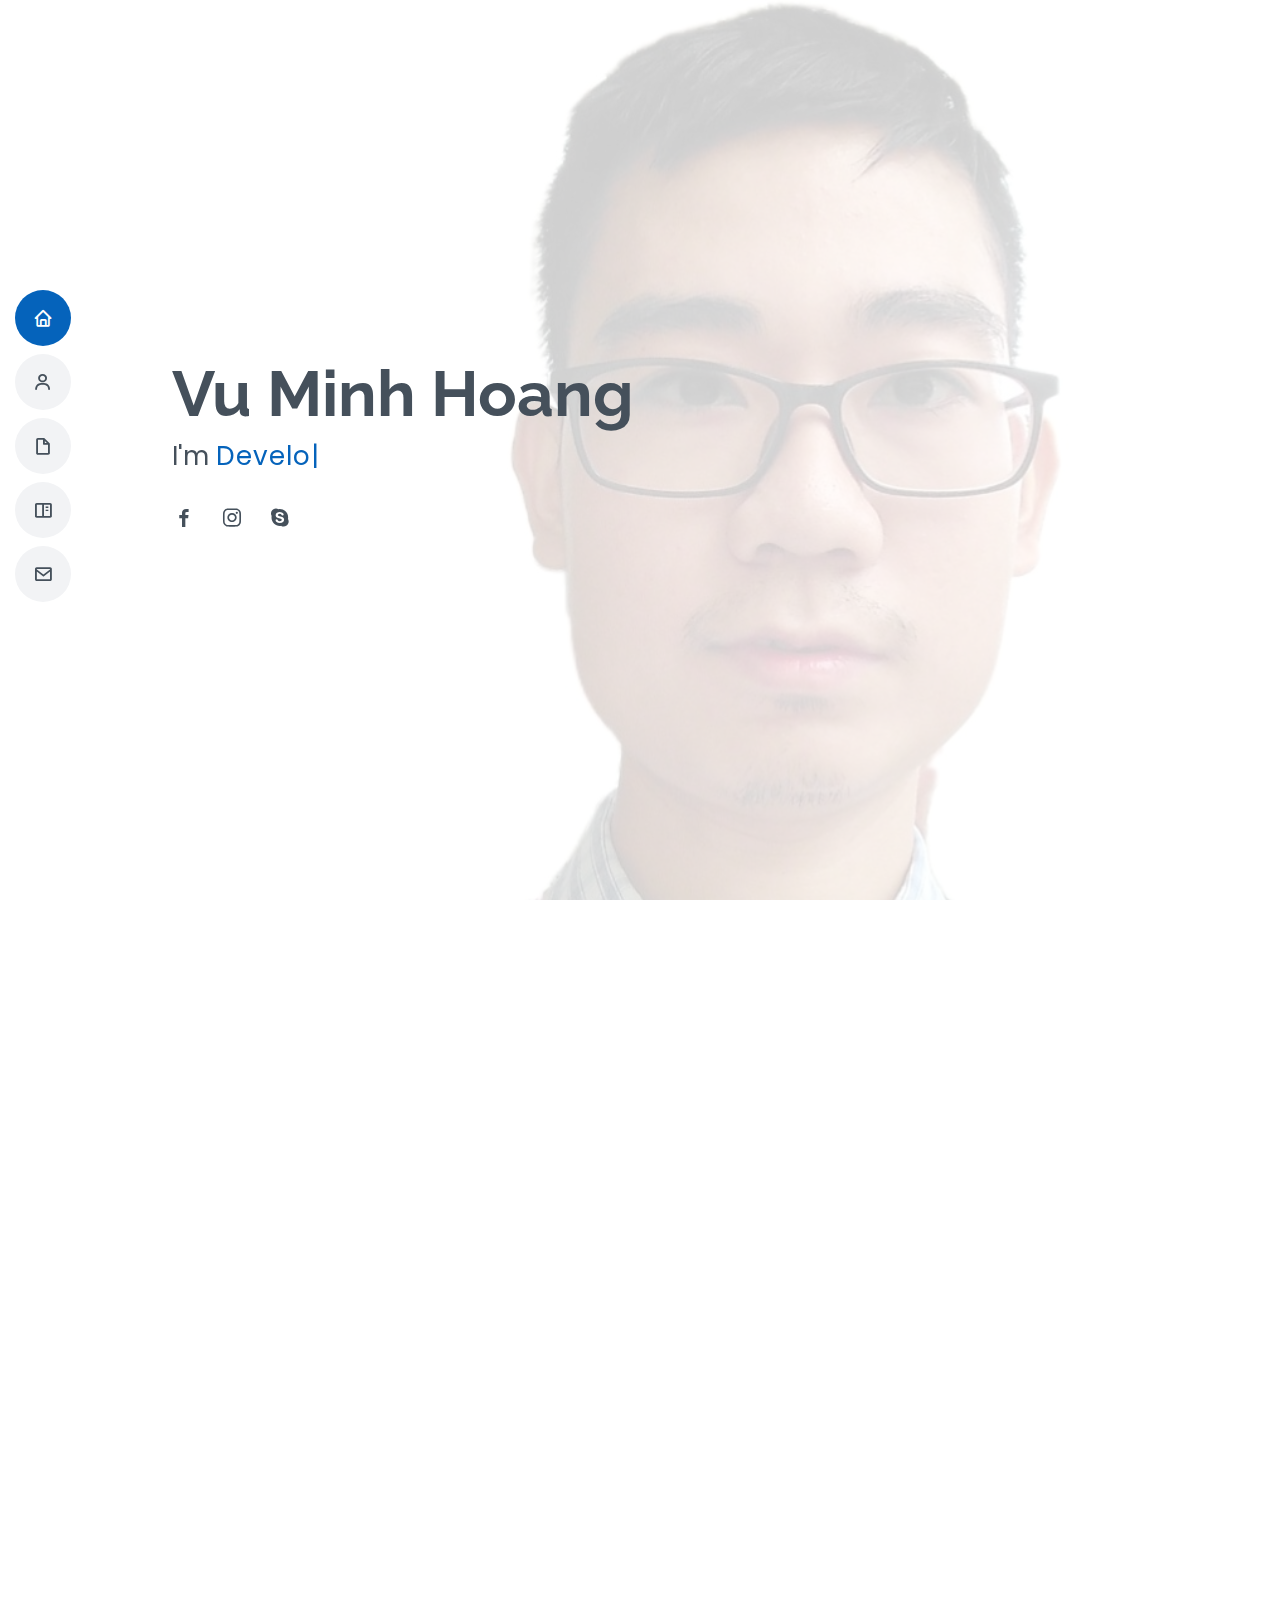
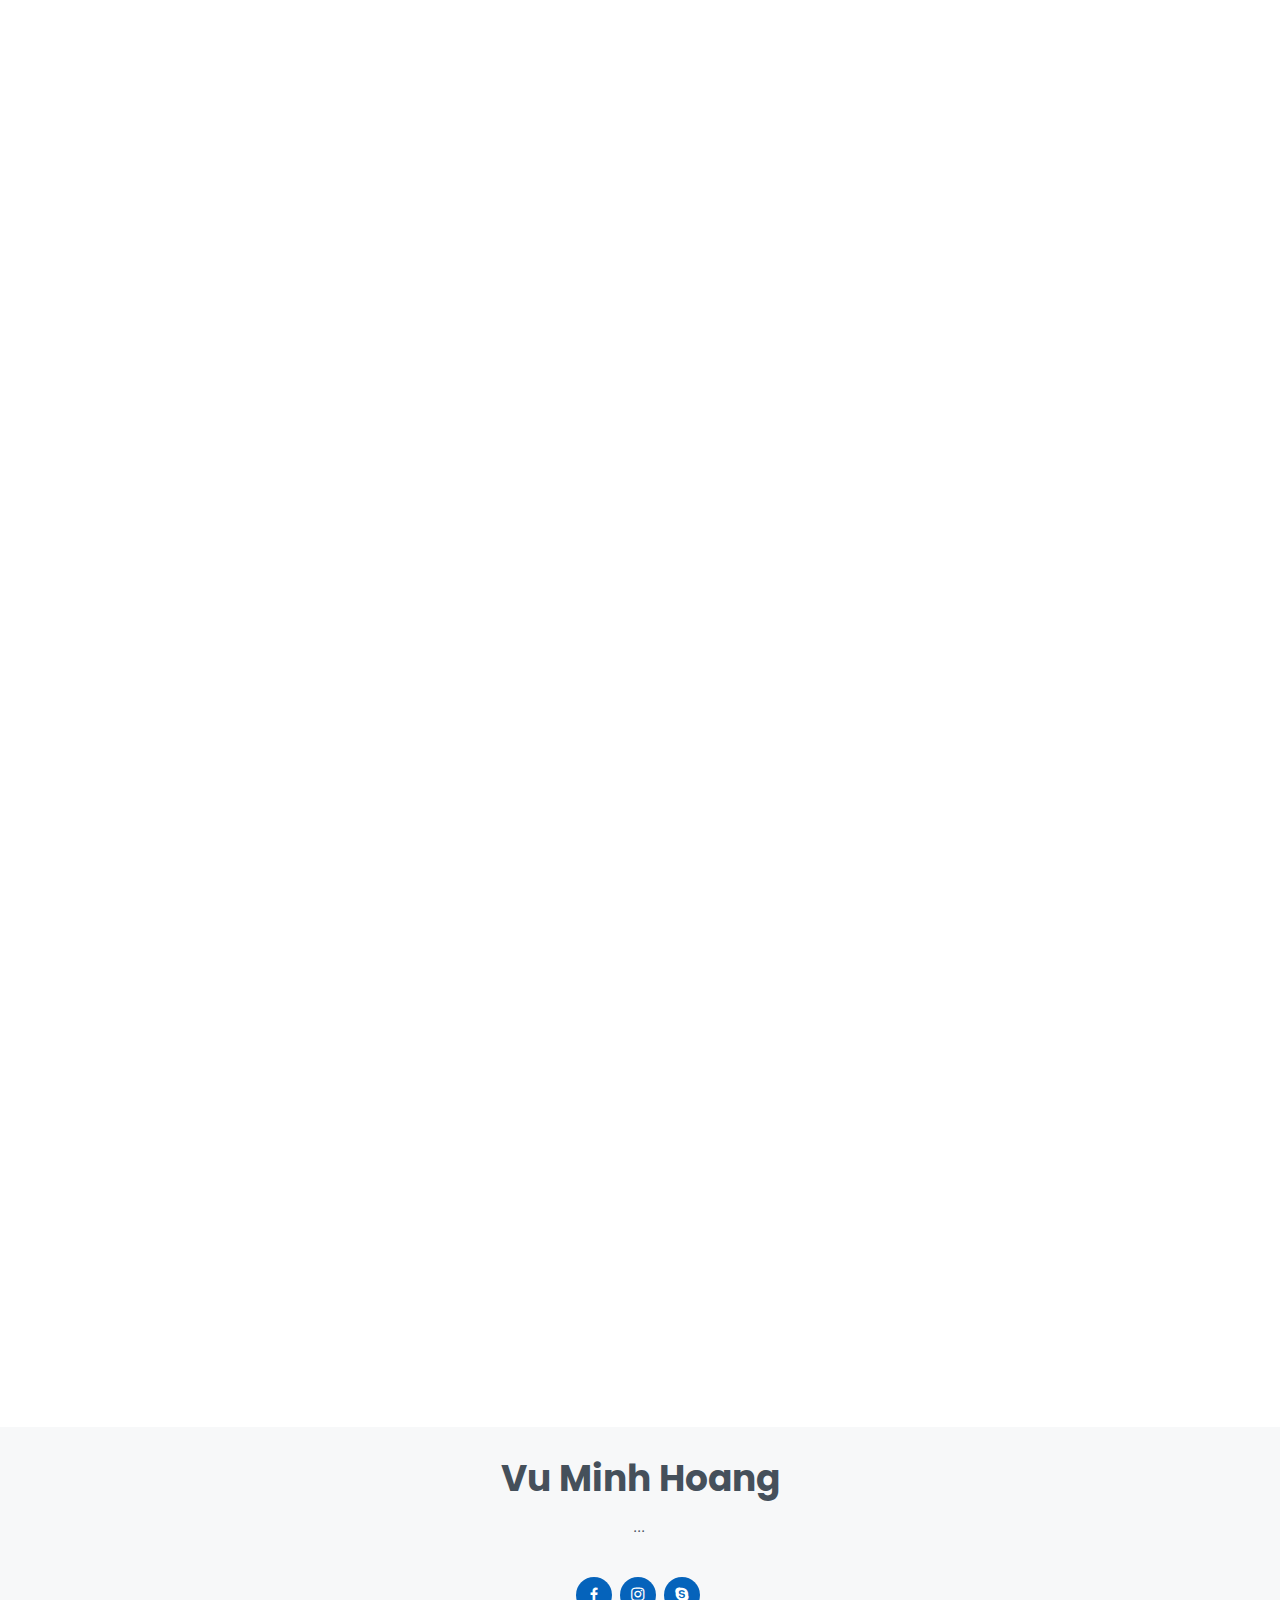
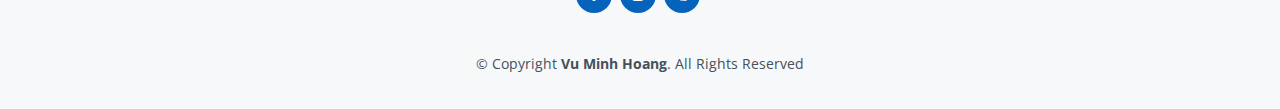
<file: index.html>
<!DOCTYPE html>
<html lang="en">

<head>
  <meta charset="utf-8">
  <meta content="width=device-width, initial-scale=1.0" name="viewport">

  <title>MyResume's Hoang</title>
  <meta content="" name="description">
  <meta content="" name="keywords">

  <!-- Favicons -->
  <link href="assets/img/favicon.png" rel="icon">
  <link href="assets/img/apple-touch-icon.png" rel="apple-touch-icon">

  <!-- Google Fonts -->
  <link href="https://fonts.googleapis.com/css?family=Open+Sans:300,300i,400,400i,600,600i,700,700i|Raleway:300,300i,400,400i,500,500i,600,600i,700,700i|Poppins:300,300i,400,400i,500,500i,600,600i,700,700i" rel="stylesheet">

  <!-- Vendor CSS Files -->
  <link href="assets/vendor/aos/aos.css" rel="stylesheet">
  <link href="assets/vendor/bootstrap/css/bootstrap.min.css" rel="stylesheet">
  <link href="assets/vendor/bootstrap-icons/bootstrap-icons.css" rel="stylesheet">
  <link href="assets/vendor/boxicons/css/boxicons.min.css" rel="stylesheet">
  <link href="assets/vendor/glightbox/css/glightbox.min.css" rel="stylesheet">
  <link href="assets/vendor/swiper/swiper-bundle.min.css" rel="stylesheet">

  <!-- Template Main CSS File -->
  <link href="assets/css/style.css" rel="stylesheet">

 
</head>

<body>

  <!-- ======= Mobile nav toggle button ======= -->
  <!-- <button type="button" class="mobile-nav-toggle d-xl-none"><i class="bi bi-list mobile-nav-toggle"></i></button> -->
  <i class="bi bi-list mobile-nav-toggle d-lg-none"></i>
  <!-- ======= Header ======= -->
  <header id="header" class="d-flex flex-column justify-content-center">

    <nav id="navbar" class="navbar nav-menu">
      <ul>
        <li><a href="#hero" class="nav-link scrollto active"><i class="bx bx-home"></i> <span>Home</span></a></li>
        <li><a href="#about" class="nav-link scrollto"><i class="bx bx-user"></i> <span>About</span></a></li>
        <li><a href="#resume" class="nav-link scrollto"><i class="bx bx-file-blank"></i> <span>Resume</span></a></li>
        <li><a href="#portfolio" class="nav-link scrollto"><i class="bx bx-book-content"></i> <span>Portfolio</span></a></li>
        <!-- <li><a href="#services" class="nav-link scrollto"><i class="bx bx-server"></i> <span>Services</span></a></li> -->
        <li><a href="#contact" class="nav-link scrollto"><i class="bx bx-envelope"></i> <span>Contact</span></a></li>
      </ul>
    </nav><!-- .nav-menu -->

  </header><!-- End Header -->

  <!-- ======= Hero Section ======= -->
  <section id="hero" class="d-flex flex-column justify-content-center">
    <div class="container" data-aos="zoom-in" data-aos-delay="100">
      <h1>Vu Minh Hoang</h1>
      <p>I'm <span class="typed" data-typed-items="Developer, Freelancer"></span></p>
      <div class="social-links">
        <a target="_blank" href="https://fb.com/hoangvip111" class="facebook"><i class="bx bxl-facebook"></i></a>
        <a target="_blank" href="https://www.instagram.com/minhhoangvu111" class="instagram"><i class="bx bxl-instagram"></i></a>
        <a target="_blank" href="https://join.skype.com/invite/muV7fyIPWlHe" class="skype"><i class="bx bxl-skype"></i></a>
        <!-- <a href="#" target="_blank" class="linkedin"><i class="bx bxl-linkedin"></i></a> -->
      </div>
    </div>
  </section><!-- End Hero -->

  <main id="main">

    <!-- ======= About Section ======= -->
    <section id="about" class="about">
      <div class="container" data-aos="fade-up">

        <div class="section-title">
          <h2>About</h2>
          <p>Strong web development and have
            experience more 3 years about PHP,
            wordpress web deployment. I hope to have the opportunity to
            collaborate with your company.</p>
        </div>

        <div class="row">
          <div class="col-lg-4">
            <img src="assets/img/profile-img.jpg" class="img-fluid" alt="">
          </div>
          <div class="col-lg-8 pt-4 pt-lg-0 content">
            <h3>Web Developer.</h3>
            <p class="fst-italic">
              Experienced in web development using Laravel framework PHP combined with MySQL database. Moreover, I have knowledge about SEO, Photoshop,AI,...
            </p>
            <div class="row">
              <div class="col-lg-6">
                <ul>
                  <li><i class="bi bi-chevron-right"></i> <strong>Birthday:</strong> <span>1 Nov 1994</span></li>
                  <li><i class="bi bi-chevron-right"></i> <strong>Website:</strong> <span>hoangvu11194.github.io</span></li>
                  <li><i class="bi bi-chevron-right"></i> <strong>Phone:</strong> <span>0773579554</span></li>
                  <li><i class="bi bi-chevron-right"></i> <strong>City:</strong> <span>Binh Tan, TP.HCM</span></li>
                </ul>
              </div>
              <div class="col-lg-6">
                <ul>
                  <li><i class="bi bi-chevron-right"></i> <strong>Age:</strong> <span>30</span></li>
                  <li><i class="bi bi-chevron-right"></i> <strong>Degree:</strong> <span>Bachelor</span></li>
                  <li><i class="bi bi-chevron-right"></i> <strong>Email:</strong> <span>minhhoangvu111@gmail.com</span></li>
                  <li><i class="bi bi-chevron-right"></i> <strong>Freelance:</strong> <span>Available</span></li>
                </ul>
              </div>
            </div>
            <p>
              Experience installing and setting up a WordPress website, know how to create a website using themes and plugins
            </p>
          </div>
        </div>

      </div>
    </section><!-- End About Section -->


    <!-- ======= Skills Section ======= -->
    <section id="skills" class="skills section-bg">
      <div class="container" data-aos="fade-up">

        <div class="section-title">
          <h2>Skills</h2>
          <!-- <p>...</p> -->
        </div>

        <div class="row skills-content">

          <div class="col-lg-6">

            <div class="progress">
              <span class="skill">HTML, CSS, JAVASCRIPT <i class="val">95%</i></span>
              <div class="progress-bar-wrap">
                <div class="progress-bar" role="progressbar" aria-valuenow="95" aria-valuemin="0" aria-valuemax="100"></div>
              </div>
            </div>

            <div class="progress">
              <span class="skill">.NET, C# <i class="val">90%</i></span>
              <div class="progress-bar-wrap">
                <div class="progress-bar" role="progressbar" aria-valuenow="90" aria-valuemin="0" aria-valuemax="100"></div>
              </div>
            </div>

            <div class="progress">
              <span class="skill">ANGULAR <i class="val">75%</i></span>
              <div class="progress-bar-wrap">
                <div class="progress-bar" role="progressbar" aria-valuenow="75" aria-valuemin="0" aria-valuemax="100"></div>
              </div>
            </div>

          </div>

          <div class="col-lg-6">

            <div class="progress">
              <span class="skill">PHP <i class="val">80%</i></span>
              <div class="progress-bar-wrap">
                <div class="progress-bar" role="progressbar" aria-valuenow="80" aria-valuemin="0" aria-valuemax="100"></div>
              </div>
            </div>

            <div class="progress">
              <span class="skill">WordPress/CMS <i class="val">90%</i></span>
              <div class="progress-bar-wrap">
                <div class="progress-bar" role="progressbar" aria-valuenow="90" aria-valuemin="0" aria-valuemax="100"></div>
              </div>
            </div>

            <div class="progress">
              <span class="skill">Photoshop <i class="val">55%</i></span>
              <div class="progress-bar-wrap">
                <div class="progress-bar" role="progressbar" aria-valuenow="55" aria-valuemin="0" aria-valuemax="100"></div>
              </div>
            </div>

          </div>

        </div>

      </div>
    </section><!-- End Skills Section -->

    <!-- ======= Resume Section ======= -->
    <section id="resume" class="resume">
      <div class="container" data-aos="fade-up">

        <div class="section-title">
          <h2>Resume</h2>
          <!-- <p>...</p> -->
        </div>

        <div class="row">
          <div class="col-lg-6">
            <h3 class="resume-title">Sumary</h3>
            <div class="resume-item pb-0">
              <h4>Vu Minh Hoang</h4>
              <p><em>Developer with 3+ years of experience developing user-centered. With the experiences and skills I have, I hope to have the opportunity to
                collaborate with your company</em></p>
              <ul>
                <li>Binh Tan, TP.HCM</li>
                <li>0773579554</li>
                <li>minhhoangvu111@gmail.com</li>
              </ul>
            </div>

            <h3 class="resume-title">Education</h3>
            <div class="resume-item">
              <h4>HUTECH UNIVERSITY</h4>
              <h5>2012 - 2016</h5>
              <p><em>Ho Chi Minh City University of Technology</em></p>
              <p>Degree: Good (SOFTWARE TECHNOLOGY)</p>
            </div>
            
          </div>
          <!-- <div class="col-lg-6">
            <h3 class="resume-title">Professional Experience</h3>
            <div class="resume-item">
              <h4>Senior Developer Web</h4>
              <h5>2019 - Present</h5>
              <p><em>GIC </em></p>
              <ul>
                <li>Develop angular for project manage agreement using Nodejs (back-end) ,
                  MongoDB (database) and angular 4 (front-end). I'm in charge of the front-end</li>
                <li>Delegate tasks to the 7 members of the design team and provide counsel on all aspects of the project. </li>
              
             
              </ul>
            </div>
            <div class="resume-item">
              <h4>Junior Developer Web</h4>
              <h5>11/2017 - 5/2019</h5>
              <p><em>DXC TECHNOLOGY</em></p>
              <ul>

                <li> Project: Bupa</li>
                <li>Technologies Used: Sharepoint Microsoft 365</li>
                <li>Recommended and consulted with clients on the most appropriate graphic design</li>
                <li>Created 4+ design presentations and proposals a month for clients and account managers</li>
                <li>
                  Responsibilities: Develop javascript, Power BI, CRM
                </li>
              </ul>
            </div>
          </div> -->
        </div>

      </div>
    </section><!-- End Resume Section -->

    <!-- ======= Portfolio Section ======= -->
    <section id="portfolio" class="portfolio section-bg">
      <div class="container" data-aos="fade-up">

        <div class="section-title">
          <h2>Portfolio</h2>
          <p>These are the projects that I am most excited about.   </p>
        </div>

        <div class="row">
          <div class="col-lg-12 d-flex justify-content-center" data-aos="fade-up" data-aos-delay="100">
            <ul id="portfolio-flters">
              <li data-filter="*" class="filter-active">All</li>
              <!-- <li data-filter=".filter-app">App</li>
              <li data-filter=".filter-card">Card</li>
              <li data-filter=".filter-web">Web</li> -->
            </ul>
          </div>
        </div>

        <div class="row portfolio-container" data-aos="fade-up" data-aos-delay="200">

          <div class="col-lg-4 col-md-6 portfolio-item filter-web">
            <div class="portfolio-wrap">
              <img src="assets/img/portfolio/portfolio-1.jpg" class="img-fluid" alt="">
              <div class="portfolio-info">
                <h4>Website shop ginger</h4>
                <p>This is ecommerce shop</p>
                <div class="portfolio-links">
                  <a href="assets/img/portfolio/portfolio-1.jpg" data-gallery="portfolioGallery" class="portfolio-lightbox" title="Website shop ginger"><i class="bx bx-plus"></i></a>
                  <!-- portfolio-details.html -->
                  <!-- <a href="portfolio-details.html" class="portfolio-details-lightbox" data-glightbox="type: external" title="Portfolio Details"><i class="bx bx-link"></i></a> -->
                </div>
              </div>
            </div>
          </div>

          <div class="col-lg-4 col-md-6 portfolio-item filter-web">
            <div class="portfolio-wrap">
              <img src="assets/img/portfolio/portfolio-2.jpg" class="img-fluid" alt="">
              <div class="portfolio-info">
                <h4>Web Homestay Madamtrang</h4>
                <p>This is web app about travel</p>
                <div class="portfolio-links">
                  <a href="assets/img/portfolio/portfolio-2.jpg" data-gallery="portfolioGallery" class="portfolio-lightbox" title="Web Homestay Madamtrang"><i class="bx bx-plus"></i></a>
                  <!-- <a href="portfolio-details.html" class="portfolio-details-lightbox" data-glightbox="type: external" title="Portfolio Details"><i class="bx bx-link"></i></a> -->
                </div>
              </div>
            </div>
          </div>

          <div class="col-lg-4 col-md-6 portfolio-item filter-web">
            <div class="portfolio-wrap">
              <img src="assets/img/portfolio/portfolio-3.jpg" class="img-fluid" alt="">
              <div class="portfolio-info">
                <h4>Website coolmay</h4>
                <p>This is ecommerce iOT shop</p>
                <div class="portfolio-links">
                  <a href="assets/img/portfolio/portfolio-3.jpg" data-gallery="portfolioGallery" class="portfolio-lightbox" title="Website coolmay"><i class="bx bx-plus"></i></a>
                  <!-- <a href="portfolio-details.html" class="portfolio-details-lightbox" data-glightbox="type: external" title="Portfolio Details"><i class="bx bx-link"></i></a> -->
                </div>
              </div>
            </div>
          </div>

          <div class="col-lg-4 col-md-6 portfolio-item filter-web">
            <div class="portfolio-wrap">
              <img src="assets/img/portfolio/portfolio-4.jpg" class="img-fluid" alt="">
              <div class="portfolio-info">
                <h4>Website management sensors</h4>
                <p>This is website combine software and hardware</p>
                <div class="portfolio-links">
                  <a href="assets/img/portfolio/portfolio-4.jpg" data-gallery="portfolioGallery" class="portfolio-lightbox" title="Website management sensors"><i class="bx bx-plus"></i></a>
                  <a href="portfolio-details.html" class="portfolio-details-lightbox" data-glightbox="type: external" title="Portfolio Details"><i class="bx bx-link"></i></a>
                </div>
              </div>
            </div>
          </div>

       
         

        </div>

      </div>
    </section><!-- End Portfolio Section -->

    <!-- ======= Services Section ======= -->
    <!-- <section id="services" class="services">
      <div class="container" data-aos="fade-up">

        <div class="section-title">
          <h2>Services</h2>
          <p>Magnam dolores commodi suscipit. Necessitatibus eius consequatur ex aliquid fuga eum quidem. Sit sint consectetur velit. Quisquam quos quisquam cupiditate. Et nemo qui impedit suscipit alias ea. Quia fugiat sit in iste officiis commodi quidem hic quas.</p>
        </div>

        <div class="row">

          <div class="col-lg-4 col-md-6 d-flex align-items-stretch" data-aos="zoom-in" data-aos-delay="100">
            <div class="icon-box iconbox-blue">
              <div class="icon">
                <svg width="100" height="100" viewBox="0 0 600 600" xmlns="http://www.w3.org/2000/svg">
                  <path stroke="none" stroke-width="0" fill="#f5f5f5" d="M300,521.0016835830174C376.1290562159157,517.8887921683347,466.0731472004068,529.7835943286574,510.70327084640275,468.03025145048787C554.3714126377745,407.6079735673963,508.03601936045806,328.9844924480964,491.2728898941984,256.3432110539036C474.5976632858925,184.082847569629,479.9380746630129,96.60480741107993,416.23090153303,58.64404602377083C348.86323505073057,18.502131276798302,261.93793281208167,40.57373210992963,193.5410806939664,78.93577620505333C130.42746243093433,114.334589627462,98.30271207620316,179.96522072025542,76.75703585869454,249.04625023123273C51.97151888228291,328.5150500222984,13.704378332031375,421.85034740162234,66.52175969318436,486.19268352777647C119.04800174914682,550.1803526380478,217.28368757567262,524.383925680826,300,521.0016835830174"></path>
                </svg>
                <i class="bx bxl-dribbble"></i>
              </div>
              <h4><a href="">Lorem Ipsum</a></h4>
              <p>Voluptatum deleniti atque corrupti quos dolores et quas molestias excepturi</p>
            </div>
          </div>

          <div class="col-lg-4 col-md-6 d-flex align-items-stretch mt-4 mt-md-0" data-aos="zoom-in" data-aos-delay="200">
            <div class="icon-box iconbox-orange ">
              <div class="icon">
                <svg width="100" height="100" viewBox="0 0 600 600" xmlns="http://www.w3.org/2000/svg">
                  <path stroke="none" stroke-width="0" fill="#f5f5f5" d="M300,582.0697525312426C382.5290701553225,586.8405444964366,449.9789794690241,525.3245884688669,502.5850820975895,461.55621195738473C556.606425686781,396.0723002908107,615.8543463187945,314.28637112970534,586.6730223649479,234.56875336149918C558.9533121215079,158.8439757836574,454.9685369536778,164.00468322053177,381.49747125262974,130.76875717737553C312.15926192815925,99.40240125094834,248.97055460311594,18.661163978235184,179.8680185752513,50.54337015887873C110.5421016452524,82.52863877960104,119.82277516462835,180.83849132639028,109.12597500060166,256.43424936330496C100.08760227029461,320.3096726198365,92.17705696193138,384.0621239912766,124.79988738764834,439.7174275375508C164.83382741302287,508.01625554203684,220.96474134820875,577.5009287672846,300,582.0697525312426"></path>
                </svg>
                <i class="bx bx-file"></i>
              </div>
              <h4><a href="">Sed Perspiciatis</a></h4>
              <p>Duis aute irure dolor in reprehenderit in voluptate velit esse cillum dolore</p>
            </div>
          </div>

          <div class="col-lg-4 col-md-6 d-flex align-items-stretch mt-4 mt-lg-0" data-aos="zoom-in" data-aos-delay="300">
            <div class="icon-box iconbox-pink">
              <div class="icon">
                <svg width="100" height="100" viewBox="0 0 600 600" xmlns="http://www.w3.org/2000/svg">
                  <path stroke="none" stroke-width="0" fill="#f5f5f5" d="M300,541.5067337569781C382.14930387511276,545.0595476570109,479.8736841581634,548.3450877840088,526.4010558755058,480.5488172755941C571.5218469581645,414.80211281144784,517.5187510058486,332.0715597781072,496.52539010469104,255.14436215662573C477.37192572678356,184.95920475031193,473.57363656557914,105.61284051026155,413.0603344069578,65.22779650032875C343.27470386102294,18.654635553484475,251.2091493199835,5.337323636656869,175.0934190732945,40.62881213300186C97.87086631185822,76.43348514350839,51.98124368387456,156.15599469081315,36.44837278890362,239.84606092416172C21.716077023791087,319.22268207091537,43.775223500013084,401.1760424656574,96.891909868211,461.97329694683043C147.22146801428983,519.5804099606455,223.5754009179313,538.201503339737,300,541.5067337569781"></path>
                </svg>
                <i class="bx bx-tachometer"></i>
              </div>
              <h4><a href="">Magni Dolores</a></h4>
              <p>Excepteur sint occaecat cupidatat non proident, sunt in culpa qui officia</p>
            </div>
          </div>

          <div class="col-lg-4 col-md-6 d-flex align-items-stretch mt-4" data-aos="zoom-in" data-aos-delay="100">
            <div class="icon-box iconbox-yellow">
              <div class="icon">
                <svg width="100" height="100" viewBox="0 0 600 600" xmlns="http://www.w3.org/2000/svg">
                  <path stroke="none" stroke-width="0" fill="#f5f5f5" d="M300,503.46388370962813C374.79870501325706,506.71871716319447,464.8034551963731,527.1746412648533,510.4981551193396,467.86667711651364C555.9287308511215,408.9015244558933,512.6030010748507,327.5744911775523,490.211057578863,256.5855673507754C471.097692560561,195.9906835881958,447.69079081568157,138.11976852964426,395.19560036434837,102.3242989838813C329.3053358748298,57.3949838291264,248.02791733380457,8.279543830951368,175.87071277845988,42.242879143198664C103.41431057327972,76.34704239035025,93.79494320519305,170.9812938413882,81.28167332365135,250.07896920659033C70.17666984294237,320.27484674793965,64.84698225790005,396.69656628748305,111.28512138212992,450.4950937839243C156.20124167950087,502.5303643271138,231.32542653798444,500.4755392045468,300,503.46388370962813"></path>
                </svg>
                <i class="bx bx-layer"></i>
              </div>
              <h4><a href="">Nemo Enim</a></h4>
              <p>At vero eos et accusamus et iusto odio dignissimos ducimus qui blanditiis</p>
            </div>
          </div>

          <div class="col-lg-4 col-md-6 d-flex align-items-stretch mt-4" data-aos="zoom-in" data-aos-delay="200">
            <div class="icon-box iconbox-red">
              <div class="icon">
                <svg width="100" height="100" viewBox="0 0 600 600" xmlns="http://www.w3.org/2000/svg">
                  <path stroke="none" stroke-width="0" fill="#f5f5f5" d="M300,532.3542879108572C369.38199826031484,532.3153073249985,429.10787420159085,491.63046689027357,474.5244479745417,439.17860296908856C522.8885846962883,383.3225815378663,569.1668002868075,314.3205725914397,550.7432151929288,242.7694973846089C532.6665558377875,172.5657663291529,456.2379748765914,142.6223662098291,390.3689995646985,112.34683881706744C326.66090330228417,83.06452184765237,258.84405631176094,53.51806209861945,193.32584062364296,78.48882559362697C121.61183558270385,105.82097193414197,62.805066853699245,167.19869350419734,48.57481801355237,242.6138429142374C34.843463184063346,315.3850353017275,76.69343916112496,383.4422959591041,125.22947124332185,439.3748458443577C170.7312796277747,491.8107796887764,230.57421082200815,532.3932930995766,300,532.3542879108572"></path>
                </svg>
                <i class="bx bx-slideshow"></i>
              </div>
              <h4><a href="">Dele Cardo</a></h4>
              <p>Quis consequatur saepe eligendi voluptatem consequatur dolor consequuntur</p>
            </div>
          </div>

          <div class="col-lg-4 col-md-6 d-flex align-items-stretch mt-4" data-aos="zoom-in" data-aos-delay="300">
            <div class="icon-box iconbox-teal">
              <div class="icon">
                <svg width="100" height="100" viewBox="0 0 600 600" xmlns="http://www.w3.org/2000/svg">
                  <path stroke="none" stroke-width="0" fill="#f5f5f5" d="M300,566.797414625762C385.7384707136149,576.1784315230908,478.7894351017131,552.8928747891023,531.9192734346935,484.94944893311C584.6109503024035,417.5663521118492,582.489472248146,322.67544863468447,553.9536738515405,242.03673114598146C529.1557734026468,171.96086150256528,465.24506316201064,127.66468636344209,395.9583748389544,100.7403814666027C334.2173773831606,76.7482773500951,269.4350130405921,84.62216499799875,207.1952322260088,107.2889140133804C132.92018162631612,134.33871894543012,41.79353780512637,160.00259165414826,22.644507872594943,236.69541883565114C3.319112789854554,314.0945973066697,72.72355303640163,379.243833228382,124.04198916343866,440.3218312028393C172.9286146004772,498.5055451809895,224.45579914871206,558.5317968840102,300,566.797414625762"></path>
                </svg>
                <i class="bx bx-arch"></i>
              </div>
              <h4><a href="">Divera Don</a></h4>
              <p>Modi nostrum vel laborum. Porro fugit error sit minus sapiente sit aspernatur</p>
            </div>
          </div>

        </div>

      </div>
    </section> -->
    
    <!-- End Services Section -->

    <!-- ======= Testimonials Section ======= -->
    <section id="testimonials" class="testimonials section-bg">
      <div class="container" data-aos="fade-up">

        <div class="section-title">
          <h2>Testimonials</h2>
        </div>

        <div class="testimonials-slider swiper" data-aos="fade-up" data-aos-delay="100">
          <div class="swiper-wrapper">

            <div class="swiper-slide">
              <div class="testimonial-item">
                <img src="assets/img/testimonials/testimonials-1.jpg" class="testimonial-img" alt="">
                <h3>Saul Goodman</h3>
                <h4>Ceo &amp; Founder</h4>
                <p>
                  <i class="bx bxs-quote-alt-left quote-icon-left"></i>
                  I would highly recommend you. They are great to work with. The traffic to our website has increased thanks to their SEO program.
                  <i class="bx bxs-quote-alt-right quote-icon-right"></i>
                </p>
              </div>
            </div><!-- End testimonial item -->

            <div class="swiper-slide">
              <div class="testimonial-item">
                <img src="assets/img/testimonials/testimonials-2.jpg" class="testimonial-img" alt="">
                <h3>Sara Wilsson</h3>
                <h4>Designer</h4>
                <p>
                  <i class="bx bxs-quote-alt-left quote-icon-left"></i>
                  We were very impressed with the all aspects of our new website. We would highly reccomend you to anyone looking to build a new website.
                  <i class="bx bxs-quote-alt-right quote-icon-right"></i>
                </p>
              </div>
            </div><!-- End testimonial item -->

            <div class="swiper-slide">
              <div class="testimonial-item">
                <img src="assets/img/testimonials/testimonials-3.jpg" class="testimonial-img" alt="">
                <h3>Jena Karlis</h3>
                <h4>Store Owner</h4>
                <p>
                  <i class="bx bxs-quote-alt-left quote-icon-left"></i>
                  My new website is everything that I wanted. They were also very easy to communicate with and were able to work from concepts rather than needing me to design the website myself.
                  <i class="bx bxs-quote-alt-right quote-icon-right"></i>
                </p>
              </div>
            </div><!-- End testimonial item -->

            <div class="swiper-slide">
              <div class="testimonial-item">
                <img src="assets/img/testimonials/testimonials-4.jpg" class="testimonial-img" alt="">
                <h3>Matt Brandon</h3>
                <h4>Freelancer</h4>
                <p>
                  <i class="bx bxs-quote-alt-left quote-icon-left"></i>
                  You helped me bring my website into the 21st century. With their development expertise and the WordPress format, I can now keep my website up-to-date myself without relying on an expensive designer.  I immediately saw an improvement in my search engine results and no longer shy away from referring leads to research my site.
                  <i class="bx bxs-quote-alt-right quote-icon-right"></i>
                </p>
              </div>
            </div><!-- End testimonial item -->

            <div class="swiper-slide">
              <div class="testimonial-item">
                <img src="assets/img/testimonials/testimonials-5.jpg" class="testimonial-img" alt="">
                <h3>John Larson</h3>
                <h4>Entrepreneur</h4>
                <p>
                  <i class="bx bxs-quote-alt-left quote-icon-left"></i>
                  My new site created by Hoang just launched. They've done a great job of creating exactly what I wanted. Easy to work with and very responsive. They met all of my expectations and had a lot of insight regarding marketing tools I didn’t know existed.
                  <i class="bx bxs-quote-alt-right quote-icon-right"></i>
                </p>
              </div>
            </div><!-- End testimonial item -->

          </div>
          <div class="swiper-pagination"></div>
        </div>

      </div>
    </section><!-- End Testimonials Section -->

    <!-- ======= Contact Section ======= -->
    <section id="contact" class="contact">
      <div class="container" data-aos="fade-up">

        <div class="section-title">
          <h2>Contact</h2>
        </div>

        <div class="row mt-1">

          <div class="col-lg-4">
            <div class="info">
              <div class="address">
                <i class="bi bi-geo-alt"></i>
                <h4>Location:</h4>
                <p>Kinh Duong Vuong Street, Binh Tan, HCM</p>
              </div>

              <div class="email">
                <i class="bi bi-envelope"></i>
                <h4>Email:</h4>
                <p>minhhoangvu111@gmail.com</p>
              </div>

              <div class="phone">
                <i class="bi bi-phone"></i>
                <h4>Call:</h4>
                <p>077.357.9554</p>
              </div>

            </div>

          </div>

          <!-- <div class="col-lg-8 mt-5 mt-lg-0">

            <form action="forms/contact.php" method="post" role="form" class="php-email-form">
              <div class="row">
                <div class="col-md-6 form-group">
                  <input type="text" name="name" class="form-control" id="name" placeholder="Your Name" required>
                </div>
                <div class="col-md-6 form-group mt-3 mt-md-0">
                  <input type="email" class="form-control" name="email" id="email" placeholder="Your Email" required>
                </div>
              </div>
              <div class="form-group mt-3">
                <input type="text" class="form-control" name="subject" id="subject" placeholder="Subject" required>
              </div>
              <div class="form-group mt-3">
                <textarea class="form-control" name="message" rows="5" placeholder="Message" required></textarea>
              </div>
              <div class="my-3">
                <div class="loading">Loading</div>
                <div class="error-message"></div>
                <div class="sent-message">Your message has been sent. Thank you!</div>
              </div>
              <div class="text-center"><button type="submit">Send Message</button></div>
            </form>

          </div> -->

        </div>

      </div>
    </section><!-- End Contact Section -->

  </main><!-- End #main -->

  <!-- ======= Footer ======= -->
  <footer id="footer">
    <div class="container">
      <h3>Vu Minh Hoang</h3>
      <p>...</p>
      <div class="social-links">
        <a target="_blank" href="https://fb.com/hoangvip111" class="facebook"><i class="bx bxl-facebook"></i></a>
        <a target="_blank" href="https://www.instagram.com/minhhoangvu111" class="instagram"><i class="bx bxl-instagram"></i></a>
        <a target="_blank" href="https://join.skype.com/invite/muV7fyIPWlHe" class="skype"><i class="bx bxl-skype"></i></a>
        <!-- <a target="_blank" href="#" class="linkedin"><i class="bx bxl-linkedin"></i></a> -->
      </div>
      <div class="copyright">
        &copy; Copyright <strong><span>Vu Minh Hoang</span></strong>. All Rights Reserved
      </div>
   
    </div>
  </footer><!-- End Footer -->

  <div id="preloader"></div>
  <a href="#" class="back-to-top d-flex align-items-center justify-content-center"><i class="bi bi-arrow-up-short"></i></a>

  <!-- Vendor JS Files -->
  <script src="assets/vendor/purecounter/purecounter_vanilla.js"></script>
  <script src="assets/vendor/aos/aos.js"></script>
  <script src="assets/vendor/bootstrap/js/bootstrap.bundle.min.js"></script>
  <script src="assets/vendor/glightbox/js/glightbox.min.js"></script>
  <script src="assets/vendor/isotope-layout/isotope.pkgd.min.js"></script>
  <script src="assets/vendor/swiper/swiper-bundle.min.js"></script>
  <script src="assets/vendor/typed.js/typed.umd.js"></script>
  <script src="assets/vendor/waypoints/noframework.waypoints.js"></script>
  <script src="assets/vendor/php-email-form/validate.js"></script>

  <!-- Template Main JS File -->
  <script src="assets/js/main.js"></script>

</body>

</html>
</file>
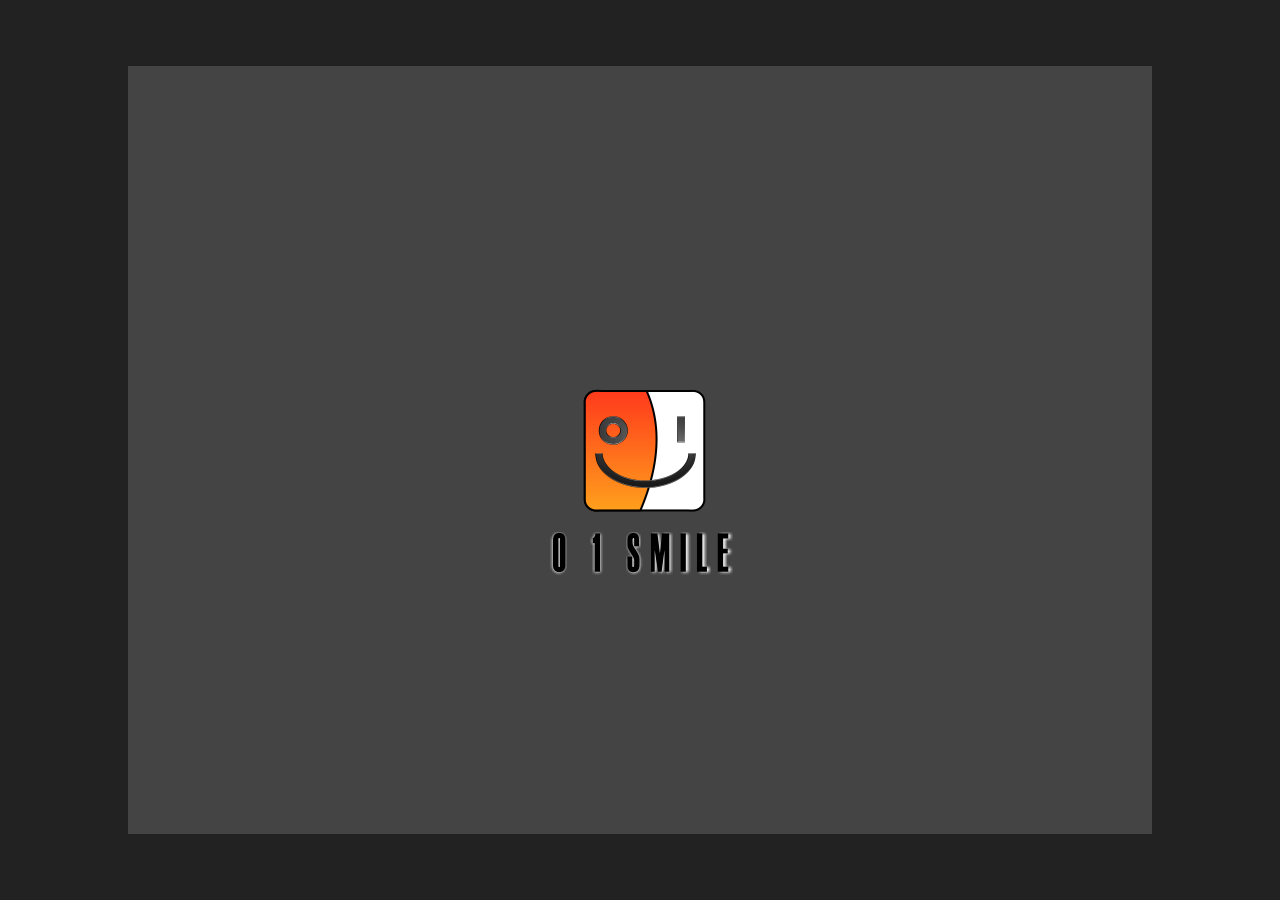
<file: angry-finches/index.html>
<!DOCTYPE html>
<html lang="en">
    <head>
 
        <meta http-equiv="X-UA-Compatible" content="IE=edge" />
        <meta name="apple-mobile-web-app-capable" content="yes" />
        <meta name ="viewport" content="width=device-width, initial-scale=1.0, maximum-scale=1.0, user-scalable=0" />
        <meta name="apple-mobile-web-app-status-bar-style" content="black-translucent" />
        <meta charset="utf-8"/>

        <!-- Set the title bar of the page -->
        <title>Angry Finches</title>

        <!-- Set the background colour of the document -->
        <style>
            body {
              background: #222;
              color:#cccccc;
              margin: 0px;
              padding: 0px;
              border: 0px;
            }
            canvas {
                      image-rendering: optimizeSpeed;
                      -webkit-interpolation-mode: nearest-neighbor;
                      margin: 0px;
                      padding: 0px;
                      border: 0px;
            }
            :-webkit-full-screen #canvas {
                 width: 100%;
                 height: 100%;
            }
            div.gm4html5_div_class
            {
              position: fixed;
              top: 50%;
              left: 50%;
              margin-left: -512px;
              margin-top: -384px;
              padding: 0px;
              border: 0px;
            }
            /* START - Login Dialog Box */
            div.gm4html5_login
            {
                 padding: 20px;
                 position: absolute;
                 border: solid 2px #000000;
                 background-color: #404040;
                 color:#00ff00;
                 border-radius: 15px;
                 box-shadow: #101010 20px 20px 40px;
            }
            div.gm4html5_cancel_button
            {
                 float: right;
            }
            div.gm4html5_login_button
            {
                 float: left;
            }
            div.gm4html5_login_header
            {
                 text-align: center;
            }
            /* END - Login Dialog Box */
            :-webkit-full-screen {
               width: 100%;
               height: 100%;
            }
        </style>
    </head>

    <body>
        <div class="gm4html5_div_class" id="gm4html5_div_id">
        <img src="SAM/splash.png" id="GM4HTML5_loadingscreen" alt="smilegame:HTML5 loading screen" style="display:none;"/>
            <!-- Create the canvas element the game draws to -->
            <canvas id="canvas" width="1024" height="768">
               <p>Your browser doesn't support HTML5 .</p>
            </canvas>
        </div>

        <!-- Run the game code -->
        <script type="text/javascript" src="SAM/index.js?HFBYB=243841099"></script>
    </body>
<noembed>
</html>
</file>
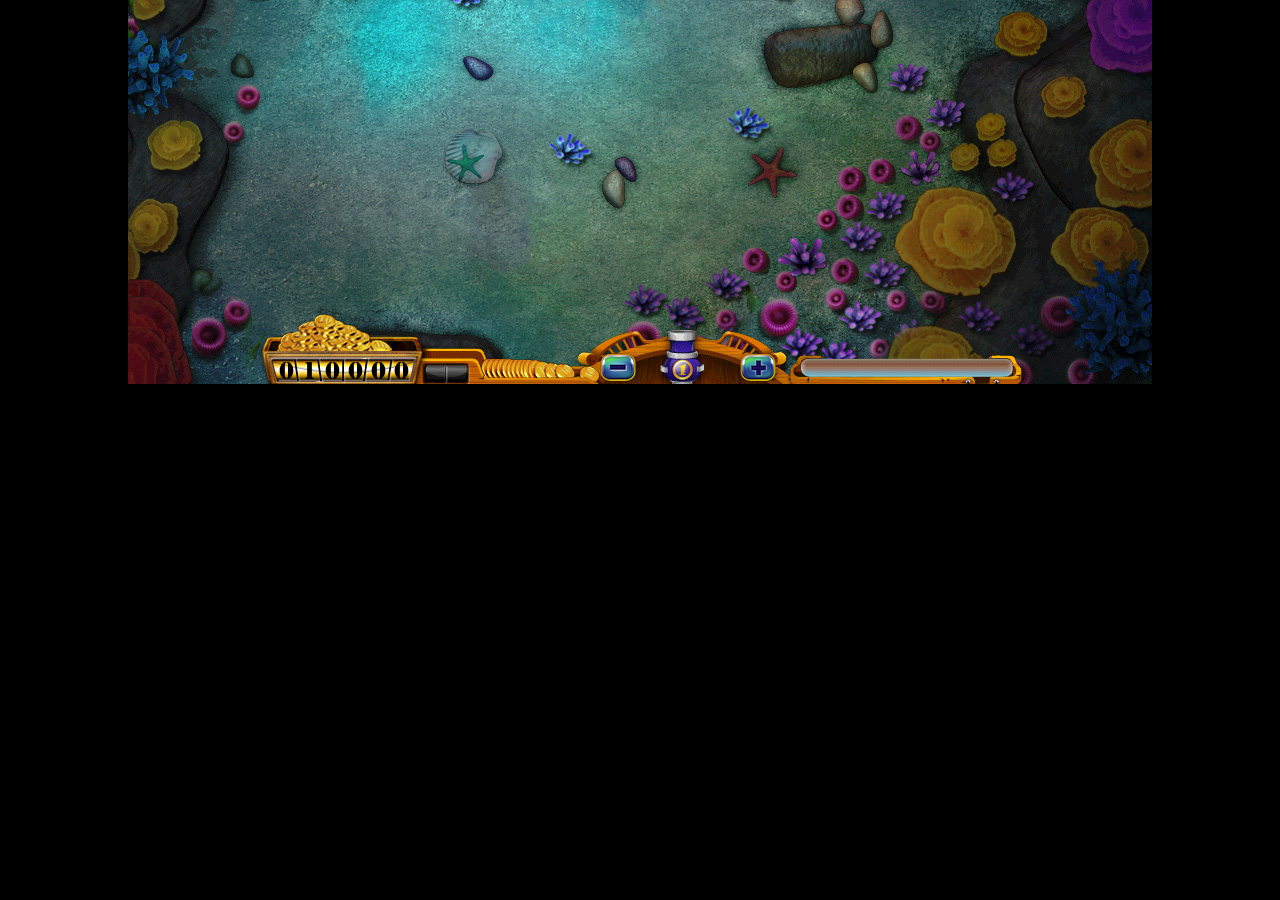
<file: ban-ca/index.html>
﻿<!doctype html>
<head>
<meta http-equiv="Content-Type" content="text/html; charset=utf-8" />
<meta name="apple-mobile-web-app-capable" content="yes" />
<meta name="apple-mobile-web-app-status-bar-style" content="black" />
<link rel="apple-touch-icon" href="images/icon.png"/>
<link rel="apple-touch-startup-image" href="images/icon.png" />

<style type="text/css">
body, div, canvas
{
    image-rendering: optimizeSpeed;
    -webkit-image-rendering: optimizeSpeed;
    -webkit-interpolation-mode: nearest-neighbor;
}
body{padding:0; margin:0;font-size:12px;background-color:#000;}
body, html{height: 100%;}
#outer{height:100%; overflow:hidden; position:relative; width:100%;}
#outer[id]{display:table; position:static;}
#middle{position:absolute; top:50%;} /* for ie only*/
#middle[id]{display:table-cell; vertical-align:middle; position:static;}
</style>

<title>Game bắn cá</title>

<script type="text/javascript" src="js/quark.base-1.0.0.alpha.min.js"></script>
<!--<script type="text/javascript" src="fishjoy.game.js"></script>-->
<script type="text/javascript" src="src/R.js"></script>
<script type="text/javascript" src="src/Utils.js"></script>
<script type="text/javascript" src="src/fishjoy.js"></script>
<script type="text/javascript" src="src/FishManager.js"></script>
<script type="text/javascript" src="src/FishGroup.js"></script>
<script type="text/javascript" src="src/views/Fish.js"></script>
<script type="text/javascript" src="src/views/Cannon.js"></script>
<script type="text/javascript" src="src/views/Bullet.js"></script>
<script type="text/javascript" src="src/views/Num.js"></script>
<script type="text/javascript" src="src/views/Player.js"></script>

</head>

<body>

<div id="outer">
	<div id="middle">
		<div id="container" style="position:relative;width:980px;height:545px;top:-50%;margin:0 auto;"></div>
		<div id="msg"></div>
	</div>
</div>
<div id="fps" style="position:absolute;top:0;left:0;color:#fff;"></div>
<script type="text/javascript">

  var _gaq = _gaq || [];
  _gaq.push(['_setAccount', 'UA-6184226-21']);
  _gaq.push(['_setDomainName', 'tnd.vn']);
  _gaq.push(['_trackPageview']);

  (function() {
    var ga = document.createElement('script'); ga.type = 'text/javascript'; ga.async = true;
    ga.src = ('https:' == document.location.protocol ? 'https://ssl' : 'http://www') + '.google-analytics.com/ga.js';
    var s = document.getElementsByTagName('script')[0]; s.parentNode.insertBefore(ga, s);
  })();

</script>
</body>
<noembed>
</html>
</file>
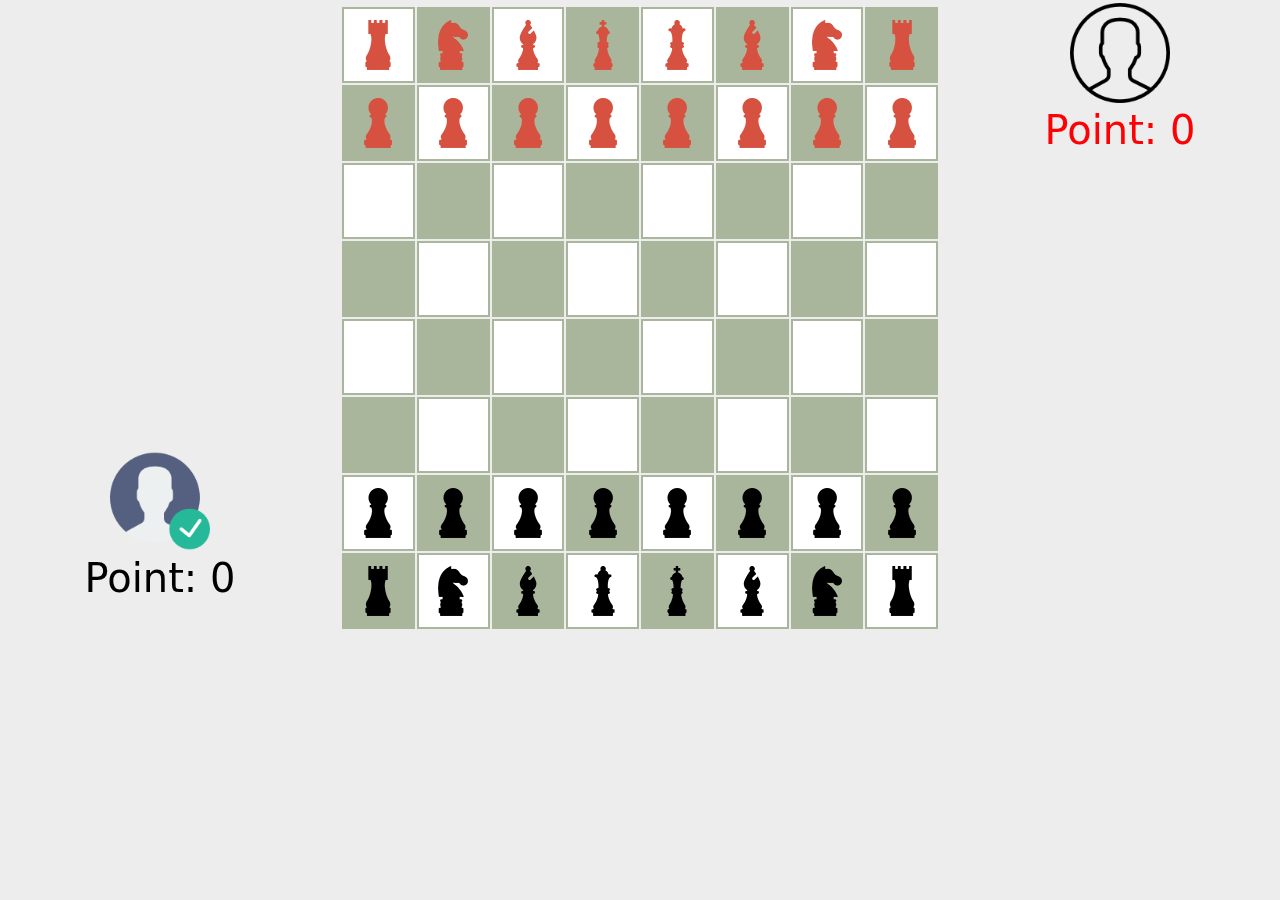
<file: co-vua/index.html>
﻿<!DOCTYPE html PUBLIC "-//W3C//DTD XHTML 1.0 Transitional//EN" "http://www.w3.org/TR/xhtml1/DTD/xhtml1-transitional.dtd">
<html xmlns="http://www.w3.org/1999/xhtml">
<head>
<meta http-equiv="Content-Type" content="text/html; charset=utf-8" />
<title>GAME CỜ VUA</title>
</head>
<link rel="icon" href="Icon/icon.png"/>
<link rel="stylesheet" type="text/css" href="CSS/style.css"/>
<script type="text/javascript" src="JS/Sources.js"></script>
<script type="text/javascript" src="JS/KhoiTao.js"></script>
<script type="text/javascript" src="JS/Function.js"></script>
<script type="text/javascript" src="JS/XacDinhDuongDi/Tot.js"></script>
<script type="text/javascript" src="JS/XacDinhDuongDi/Vua.js"></script>
<script type="text/javascript" src="JS/XacDinhDuongDi/Xe.js"></script>
<script type="text/javascript" src="JS/XacDinhDuongDi/Tuong.js"></script>
<script type="text/javascript" src="JS/XacDinhDuongDi/Ma.js"></script>
<script type="text/javascript" src="JS/XacDinhDuongDi/Hau.js"></script>

<script>
	var isClick = false, isQuanDo = false;
	var Location = "00";
	var PointDo = 0, PointDen = 0;
	
	function KhoiTao(){
		VeBanCoTrangDen();
		DatCo();
		document.getElementById("PointCoDo").innerHTML = "Point: 0" ;
		document.getElementById("PointCoDen").innerHTML = "Point: 0";
		PointDo = 0;
		PointDen = 0;
		isClick = false;
		isQuanDo = false;
	}

	// Cờ đỏ đi trước
	function Click(id){
		var X = id.charAt(0);
		var Y = id.charAt(1);
		isClick = !isClick;
		if(isClick){
			if(isCoDo(X, Y) != isQuanDo){
			isClick = !isClick;
			return;
			}	
		}
		if(isClick){
			var Name = GetName(id);
			Name = Name.substring(0, Name.indexOf('_'));
			Location = id;
			
			// Kiểm tra này là quân cờ nào để xác định đường đi
			switch(Name){
				case 'Xe':
					Xe(id);
				break;
				
				case 'Ma':
					Ma(id);
				break;
				
				case 'Tuong':
					Tuong(id);
				break;
				
				case 'Hau':
					Hau(id);
				break;
				
				case 'Vua':
					Vua(id);
				break;
				
				case 'Tot':
					Tot(id);
				break;
				
				default:
				
					// Không click vào ổ chức quân cờ nào
					isClick = !isClick;
				break;
			}
		 }else{
			 var Name = GetName(id);
			 Name = Name.substring(0, Name.indexOf('_'));
			 
			 if(DiChuyen(Location, id)){
				 if(isQuanDo){
					 PointDo += GetDiem(Name);
					 if(isChieuVua(Name) || PointDo == 880){
					 	alert("QUÂN ĐỎ ĐÃ CHIẾN THẮNG");
						KhoiTao();
					 }
					 document.getElementById("PointCoDo").innerHTML = "Point: " + PointDo;
				 }else{
					 PointDen += GetDiem(Name);
					 if(isChieuVua(Name) || PointDen == 880){
					 	alert("QUÂN ĐEN ĐÃ CHIẾN THẮNG");
						KhoiTao();
					 }
					 document.getElementById("PointCoDen").innerHTML = "Point: " + PointDen;
				 }
				isQuanDo = !isQuanDo; 
				LuotDi();
			 }
			 VeBanCoTrangDen();
		 }
	}
</script>

<body onload="KhoiTao()">

<div id="divMain">
	<div id="divNguoiChoiCoDen">
      <table id="tblNguoiCoDen">
        <tr>
          <td><img id="iCoDen" src="User/User_Enb.png"  alt=""/></td>
         </tr>
         <tr>
          <td id="PointCoDen">Point: 0</td>
        </tr>
    	</table>
    </div>

	<div id="divBanCo">
        <table id="BanCo">
            <tr>
                <td id="11" onclick="Click(this.id)"><img id="i11"/></td>
                <td id="12" onclick="Click(this.id)"><img id="i12"/></td>
                <td id="13" onclick="Click(this.id)"><img id="i13"/></td>
                <td id="14" onclick="Click(this.id)"><img id="i14"/></td>
                <td id="15" onclick="Click(this.id)"><img id="i15"/></td>
                <td id="16" onclick="Click(this.id)"><img id="i16"/></td>
                <td id="17" onclick="Click(this.id)"><img id="i17"/></td>
                <td id="18" onclick="Click(this.id)"><img id="i18"/></td>
              </tr>
              <tr>
                <td id="21" onclick="Click(this.id)"><img id="i21"/></td>
                <td id="22" onclick="Click(this.id)"><img id="i22"/></td>
                <td id="23" onclick="Click(this.id)"><img id="i23"/></td>
                <td id="24" onclick="Click(this.id)"><img id="i24"/></td>
                <td id="25" onclick="Click(this.id)"><img id="i25"/></td>
                <td id="26" onclick="Click(this.id)"><img id="i26"/></td>
                <td id="27" onclick="Click(this.id)"><img id="i27"/></td>
                <td id="28" onclick="Click(this.id)"><img id="i28"/></td>
              </tr>
              <tr>
                <td id="31" onclick="Click(this.id)"><img id="i31"/></td>
                <td id="32" onclick="Click(this.id)"><img id="i32"/></td>
                <td id="33" onclick="Click(this.id)"><img id="i33"/></td>
                <td id="34" onclick="Click(this.id)"><img id="i34"/></td>
                <td id="35" onclick="Click(this.id)"><img id="i35"/></td>
                <td id="36" onclick="Click(this.id)"><img id="i36"/></td>
                <td id="37" onclick="Click(this.id)"><img id="i37"/></td>
                <td id="38" onclick="Click(this.id)"><img id="i38"/></td>
              </tr>
              <tr>
                <td id="41" onclick="Click(this.id)"><img id="i41"/></td>
                <td id="42" onclick="Click(this.id)"><img id="i42"/></td>
                <td id="43" onclick="Click(this.id)"><img id="i43"/></td>
                <td id="44" onclick="Click(this.id)"><img id="i44"/></td>
                <td id="45" onclick="Click(this.id)"><img id="i45"/></td>
                <td id="46" onclick="Click(this.id)"><img id="i46"/></td>
                <td id="47" onclick="Click(this.id)"><img id="i47"/></td>
                <td id="48" onclick="Click(this.id)"><img id="i48"/></td>
              </tr>
              <tr>
                <td id="51" onclick="Click(this.id)"><img id="i51"/></td>
                <td id="52" onclick="Click(this.id)"><img id="i52"/></td>
                <td id="53" onclick="Click(this.id)"><img id="i53"/></td>
                <td id="54" onclick="Click(this.id)"><img id="i54"/></td>
                <td id="55" onclick="Click(this.id)"><img id="i55"/></td>
                <td id="56" onclick="Click(this.id)"><img id="i56"/></td>
                <td id="57" onclick="Click(this.id)"><img id="i57"/></td>
                <td id="58" onclick="Click(this.id)"><img id="i58"/></td>
              </tr>
              <tr>
                <td id="61" onclick="Click(this.id)"><img id="i61"/></td>
                <td id="62" onclick="Click(this.id)"><img id="i62"/></td>
                <td id="63" onclick="Click(this.id)"><img id="i63"/></td>
                <td id="64" onclick="Click(this.id)"><img id="i64"/></td>
                <td id="65" onclick="Click(this.id)"><img id="i65"/></td>
                <td id="66" onclick="Click(this.id)"><img id="i66"/></td>
                <td id="67" onclick="Click(this.id)"><img id="i67"/></td>
                <td id="68" onclick="Click(this.id)"><img id="i68"/></td>
              </tr>
              <tr>
                <td id="71" onclick="Click(this.id)"><img id="i71"/></td>
                <td id="72" onclick="Click(this.id)"><img id="i72"/></td>
                <td id="73" onclick="Click(this.id)"><img id="i73"/></td>
                <td id="74" onclick="Click(this.id)"><img id="i74"/></td>
                <td id="75" onclick="Click(this.id)"><img id="i75"/></td>
                <td id="76" onclick="Click(this.id)"><img id="i76"/></td>
                <td id="77" onclick="Click(this.id)"><img id="i77"/></td>
                <td id="78" onclick="Click(this.id)"><img id="i78"/></td>
              </tr>
              <tr>
                <td id="81" onclick="Click(this.id)"><img id="i81"/></td>
                <td id="82" onclick="Click(this.id)"><img id="i82"/></td>
                <td id="83" onclick="Click(this.id)"><img id="i83"/></td>
                <td id="84" onclick="Click(this.id)"><img id="i84"/></td>
                <td id="85" onclick="Click(this.id)"><img id="i85"/></td>
                <td id="86" onclick="Click(this.id)"><img id="i86"/></td>
                <td id="87" onclick="Click(this.id)"><img id="i87"/></td>
                <td id="88" onclick="Click(this.id)"><img id="i88"/></td>
              </tr>
        </table>
    </div>
		
    <div id="divNguoiChoiCoDo">
      <table id="tblNguoiChoiCoDo">
        <tr>
          <td><img id="iCoDo" src="User/User_Dis.png"/></td>
        </tr>
        <tr>
          <td id="PointCoDo">Point: 0</td>
        </tr>
    	</table>
    </div>
</div> 

</body>
<noembed>
</html>
</file>
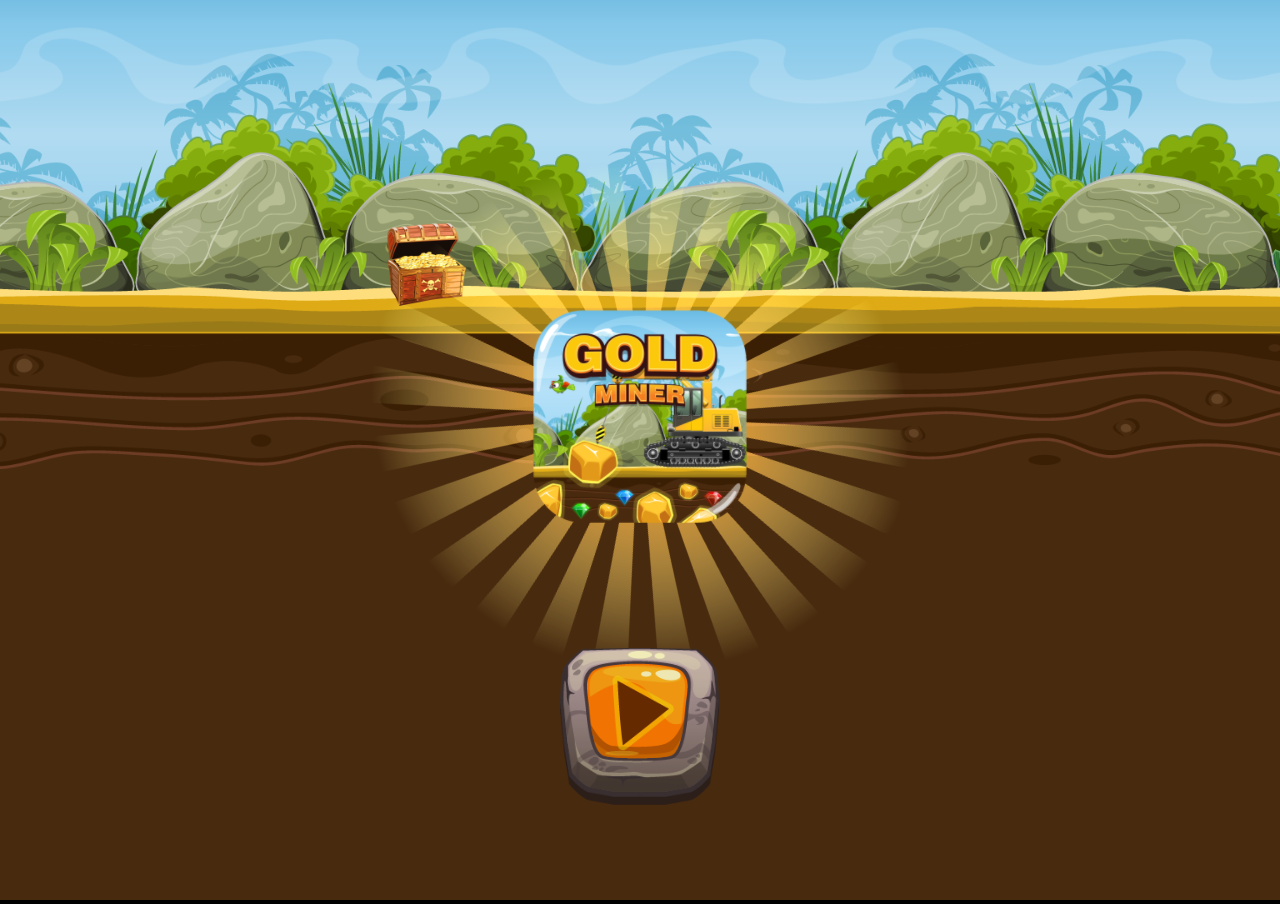
<file: gold-miner/index.html>
﻿<!DOCTYPE html>
<html manifest="offline.appcache">
<head>
    <meta charset="UTF-8" />
    <meta http-equiv="X-UA-Compatible" content="IE=edge,chrome=1" />
    <title>Gold Miner</title>
    <!-- Standardised web app manifest -->
    <link rel="manifest" href="appmanifest.json" />
    <!-- Allow fullscreen mode on iOS devices. (These are Apple specific meta tags.) -->
    <meta name="viewport" content="width=device-width, initial-scale=1.0, maximum-scale=1.0, minimum-scale=1.0, user-scalable=no, minimal-ui" />
    <meta name="apple-mobile-web-app-capable" content="yes" />
    <meta name="apple-mobile-web-app-status-bar-style" content="black" />
    <link rel="apple-touch-icon" sizes="256x256" href="icon-256.png" />
    <meta name="HandheldFriendly" content="true" />
    <!-- Chrome for Android web app tags -->
    <meta name="mobile-web-app-capable" content="yes" />
    <link rel="shortcut icon" sizes="256x256" href="icon-256.png" />
    <!-- All margins and padding must be zero for the canvas to fill the screen. -->
    <style type="text/css">
        *
        {
            padding: 0;
            margin: 0;
        }
        html, body
        {
            background: #000;
            color: #fff;
            overflow: hidden;
            touch-action: none;
            -ms-touch-action: none;
        }
        canvas
        {
            touch-action-delay: none;
            touch-action: none;
            -ms-touch-action: none;
        }
    </style>
</head>
<body>
    <script>
        (function () {
            if (window.location.protocol.substr(0, 4) === "file") {
                alert("Trò chơi sẽ không chạy khi được tải ở dạng file://. Hãy chạy file dưới dạng http://");
            }
        })();
    </script>

    <div id="c2canvasdiv">
        <!-- ready() and cr_sizeCanvas() -->
        <canvas id="c2canvas" width="1920" height="1080">
			<!-- Hiển thị khi trình duyệt không hỗ trợ HTML5. -->
			<h1>Your browser does not appear to support HTML5.  Try upgrading your browser to the latest version.  <a href="http://www.whatbrowser.org">What is a browser?</a>
    <br /><br /><a href="http://www.microsoft.com/windows/internet-explorer/default.aspx">Microsoft Internet Explorer</a><br />
    <a href="http://www.mozilla.com/firefox/">Mozilla Firefox</a><br />
    <a href="http://www.google.com/chrome/">Google Chrome</a><br />
    <a href="http://www.apple.com/safari/download/">Apple Safari</a><br />
    <a href="http://www.google.com/chromeframe">Google Chrome Frame for Internet Explorer</a><br />
</h1>
		</canvas>
    </div>

    <script src="jquery-2.1.1.min.js"></script>

    <script src="c2runtime.js"></script>
    <script>
        jQuery(window).resize(function () {
            cr_sizeCanvas(jQuery(window).width(), jQuery(window).height());
        });

        jQuery(document).ready(function () {
            cr_createRuntime("c2canvas");
        });

        // Pause and resume on page becoming visible/invisible
        function onVisibilityChanged() {
            if (document.hidden || document.mozHidden || document.webkitHidden || document.msHidden)
                cr_setSuspended(true);
            else
                cr_setSuspended(false);
        };

        document.addEventListener("visibilitychange", onVisibilityChanged, false);
        document.addEventListener("mozvisibilitychange", onVisibilityChanged, false);
        document.addEventListener("webkitvisibilitychange", onVisibilityChanged, false);
        document.addEventListener("msvisibilitychange", onVisibilityChanged, false);

        if (navigator.serviceWorker && navigator.serviceWorker.register) {
            navigator.serviceWorker.register("sw.js", { scope: "./" });
        }
    </script>
</body>

</html>
</file>
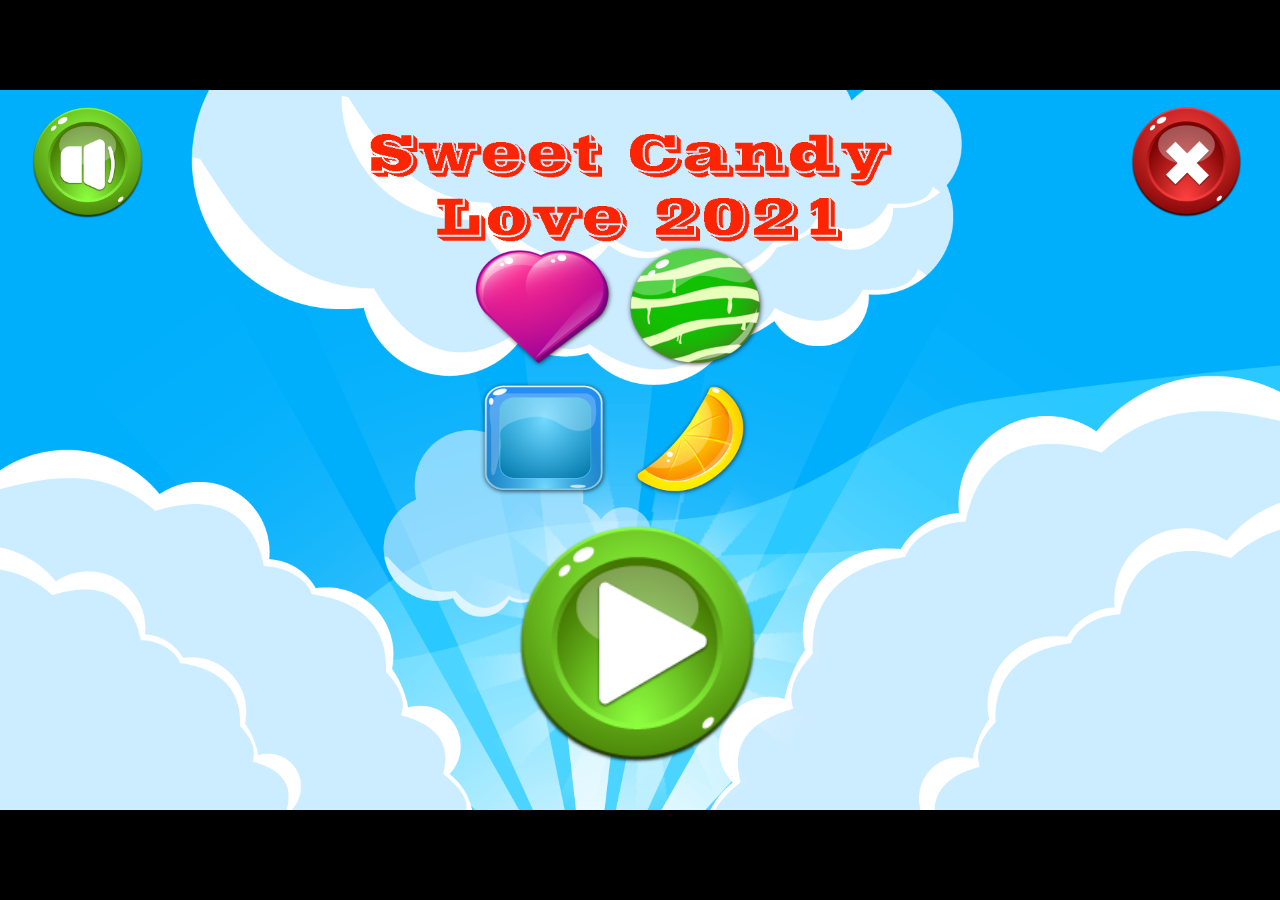
<file: the-gioi-ngot-ngao/index.html>
﻿<!DOCTYPE html>
<html manifest="offline.appcache">
<head>
    <meta charset="UTF-8" />
	<meta http-equiv="X-UA-Compatible" content="IE=edge,chrome=1" />
	<title>Game Thế Giới Ngọt Ngào</title>
	
	<!-- Standardised web app manifest -->
	<link rel="manifest" href="appmanifest.json" />
	
	<!-- Allow fullscreen mode on iOS devices. (These are Apple specific meta tags.) -->
	<meta name="viewport" content="width=device-width, initial-scale=1.0, maximum-scale=1.0, minimum-scale=1.0, user-scalable=no, minimal-ui" />
	<meta name="apple-mobile-web-app-capable" content="yes" />
	<meta name="apple-mobile-web-app-status-bar-style" content="black" />
	<link rel="apple-touch-icon" sizes="256x256" href="icon-256.png" />
	<meta name="HandheldFriendly" content="true" />
	
	<!-- Chrome for Android web app tags -->
	<meta name="mobile-web-app-capable" content="yes" />
	<link rel="shortcut icon" sizes="256x256" href="icon-256.png" />

    <!-- All margins and padding must be zero for the canvas to fill the screen. -->
	<style type="text/css">
		* {
			padding: 0;
			margin: 0;
		}
		html, body {
			background: #000;
			color: #fff;
			overflow: hidden;
			touch-action: none;
			-ms-touch-action: none;
		}
		canvas {
			touch-action-delay: none;
			touch-action: none;
			-ms-touch-action: none;
		}
    </style>
	

</head> 
 
<body> 
	<div id="fb-root"></div>
	
	<script>
	// Issue a warning if trying to preview an exported project on disk.
	(function(){
		// Check for running exported on file protocol
		if (window.location.protocol.substr(0, 4) === "file")
		{
			alert("Exported games won't work until you upload them. (When running on the file:/// protocol, browsers block many features from working for security reasons.)");
		}
	})();
	</script>
	
	<!-- The canvas must be inside a div called c2canvasdiv -->
	<div id="c2canvasdiv">
	
		<!-- The canvas the project will render to.  If you change its ID, don't forget to change the
		ID the runtime looks for in the jQuery events above (ready() and cr_sizeCanvas()). -->
		<canvas id="c2canvas" width="1920" height="1080">
			<!-- This text is displayed if the visitor's browser does not support HTML5.
			You can change it, but it is a good idea to link to a description of a browser
			and provide some links to download some popular HTML5-compatible browsers. -->
			<h1>Your browser does not appear to support HTML5.  Try upgrading your browser to the latest version.  <a href="http://www.whatbrowser.org">What is a browser?</a>
			<br/><br/><a href="http://www.microsoft.com/windows/internet-explorer/default.aspx">Microsoft Internet Explorer</a><br/>
			<a href="http://www.mozilla.com/firefox/">Mozilla Firefox</a><br/>
			<a href="http://www.google.com/chrome/">Google Chrome</a><br/>
			<a href="http://www.apple.com/safari/download/">Apple Safari</a><br/>
			<a href="http://www.google.com/chromeframe">Google Chrome Frame for Internet Explorer</a><br/></h1>
		</canvas>
		
	</div>
	
	<!-- Pages load faster with scripts at the bottom -->
	
	<!-- Construct 2 exported games require jQuery. -->
	<script src="jquery-2.1.1.min.js"></script>


	
    <!-- The runtime script.  You can rename it, but don't forget to rename the reference here as well.
    This file will have been minified and obfuscated if you enabled "Minify script" during export. -->
	<script src="c2runtime.js"></script>

    <script>
		// Start the Construct 2 project running on window load.
		jQuery(document).ready(function ()
		{			
			// Create new runtime using the c2canvas
			cr_createRuntime("c2canvas");
		});
		
		// Pause and resume on page becoming visible/invisible
		function onVisibilityChanged() {
			if (document.hidden || document.mozHidden || document.webkitHidden || document.msHidden)
				cr_setSuspended(true);
			else
				cr_setSuspended(false);
		};
		
		document.addEventListener("visibilitychange", onVisibilityChanged, false);
		document.addEventListener("mozvisibilitychange", onVisibilityChanged, false);
		document.addEventListener("webkitvisibilitychange", onVisibilityChanged, false);
		document.addEventListener("msvisibilitychange", onVisibilityChanged, false);
		
		if (navigator.serviceWorker && navigator.serviceWorker.register)
		{
			// Register an empty service worker to trigger web app install banners.
			navigator.serviceWorker.register("sw.js", { scope: "./" });
		}
    </script>
</body>
</html>
</file>
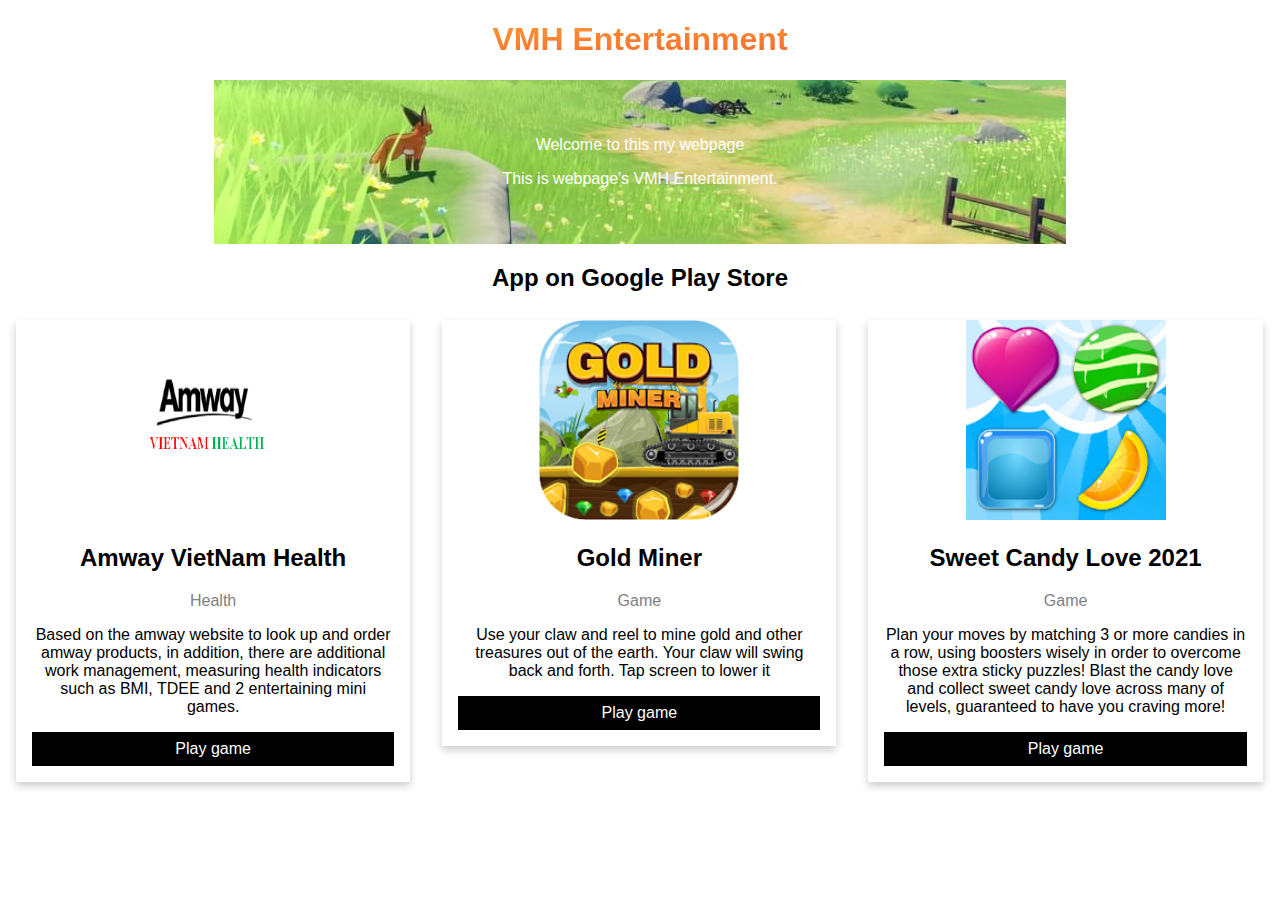
<file: index_app.html>
<!DOCTYPE html>
<html>
<head>
<meta name="viewport" content="width=device-width, initial-scale=1">
<style>
body {
    
  font-family: Arial, Helvetica, sans-serif;
  margin: 0;
}

html {
  box-sizing: border-box;
}

*, *:before, *:after {
  box-sizing: inherit;
}

.column {
  float: left;
  width: 33.3%;
  margin-bottom: 16px;
  padding: 0 8px;
}

.card {
  box-shadow: 0 4px 8px 0 rgba(0, 0, 0, 0.2);
  margin: 8px;
  text-align: center;
}

.about-section {
  padding: 40px;
  text-align: center;
  /* background-color: #474e5d; */
  background-image: url("img/bg.jpg");
  background-repeat: no-repeat;
    background-position-x: center;
    background-position-y: bottom;
  color: white;
}

.container {
  padding: 0 16px;
 
}

.container::after, .row::after {
  content: "";
  clear: both;
  display: table;
 
}

.title {
  color: grey;
}

.button {
  border: none;
  outline: 0;
  display: inline-block;
  padding: 8px;
  color: white;
  background-color: #000;
  text-align: center;
  cursor: pointer;
  width: 100%;
  text-decoration: none;
}

.button:hover {
  background-color: green;
}

@media screen and (max-width: 650px) {
  .column {
    width: 100%;
    display: block;
  }
}
h1 {
    color: #f35626;
    background-image: -webkit-linear-gradient(92deg, #f35626, #feab3a);
    -webkit-background-clip: text;
    -webkit-text-fill-color: transparent;
    -webkit-animation: hue 60s infinite linear;
    text-align: center;
}

@-webkit-keyframes hue {
    from {
      -webkit-filter: hue-rotate(0deg);
    }

    to {
      -webkit-filter: hue-rotate(360deg);
    }
}
</style>
</head>
<body>
 
  <h1> VMH Entertainment</h1>
<div class="about-section">
  
  <p>Welcome to this my webpage</p>
  <p>This is webpage's VMH Entertainment.</p>
</div>

<h2 style="text-align:center">App on Google Play Store</h2>
<div class="row">
  <div class="column">
    <div class="card">
      <img src="img/logo_amway.png" alt="Jane" width="200" height="200" >
      <div class="container">
        <h2>Amway VietNam Health</h2>
        <p class="title">Health</p>
        <p>Based on the amway website to look up and order amway products, in addition, there are additional work management, measuring health indicators such as BMI, TDEE and 2 entertaining mini games.</p>
       
        <p><a class="button" target="_blank" href="https://play.google.com/store/apps/details?id=vmh.project.amwaylite">Play game</a></p>
      </div>
    </div>
  </div>

  <div class="column">
    <div class="card">
      <img src="img/goldminer.png" alt="Mike" width="200" height="200" >
      <div class="container">
        <h2>Gold Miner</h2>
        <p class="title">Game</p>
        <p>Use your claw and reel to mine gold and other treasures out of the earth. Your claw will swing back and forth. Tap screen to lower it</p>
       
        <p><a class="button" target="_blank" href="https://play.google.com/store/apps/details?id=vuminhhoang.project.goldminer">Play game</a></p>
      </div>
    </div>
  </div>
  
  <div class="column">
    <div class="card">
      <img src="img/candylove.png" alt="John" width="200" height="200" >
      <div class="container">
        <h2>Sweet Candy Love 2021</h2>
        <p class="title">Game</p>
        <p>Plan your moves by matching 3 or more candies in a row, using boosters wisely in order to overcome those extra sticky puzzles! Blast the candy love and collect sweet candy love across many of levels, guaranteed to have you craving more!</p>
       
        <p><a class="button" target="_blank" href="https://play.google.com/store/apps/details?id=vuminhhoang.project.sweetcandylove2021">Play game</a></p>
      </div>
    </div>
  </div>
</div>

</body>
</html>
</file>
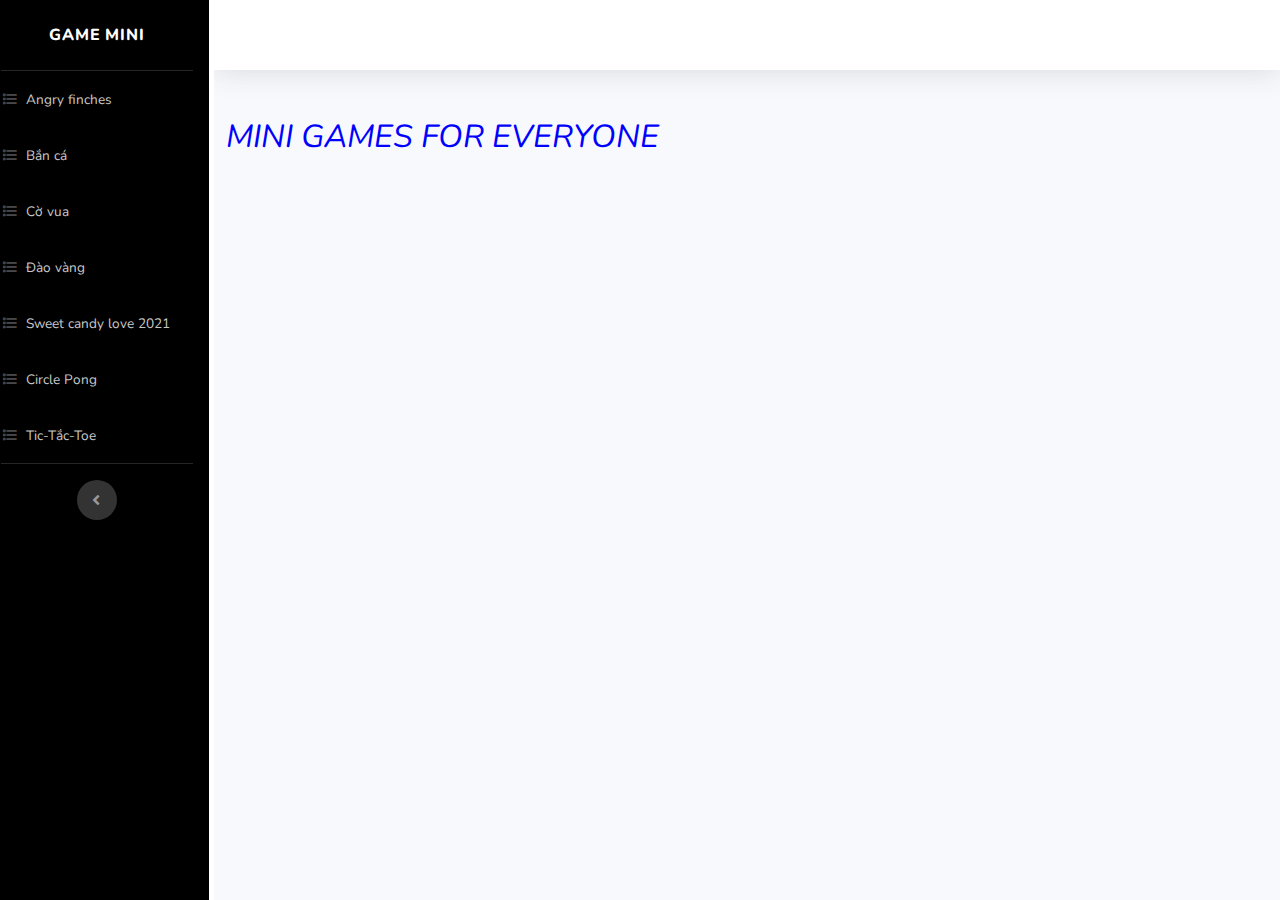
<file: index_cu.html>
<!DOCTYPE html>
<html lang="en">

<head>

  <meta charset="utf-8">
  <meta http-equiv="X-UA-Compatible" content="IE=edge">
  <meta name="viewport" content="width=device-width, initial-scale=1, shrink-to-fit=no">
  <meta name="description" content="">
  <meta name="author" content="">

  <title>GAME MINI</title>
  <script data-ad-client="ca-pub-8242419625259298" async src="https://pagead2.googlesyndication.com/pagead/js/adsbygoogle.js"></script>

  <!-- <link rel="stylesheet" href="https://maxcdn.bootstrapcdn.com/bootstrap/3.3.7/css/bootstrap.min.css"> -->
  <link rel="stylesheet" href="https://cdnjs.cloudflare.com/ajax/libs/font-awesome/4.7.0/css/font-awesome.min.css">

  <!-- Custom fonts for this template-->
  <link href="vendor/fontawesome-free/css/all.min.css" rel="stylesheet" type="text/css">
  <link
    href="https://fonts.googleapis.com/css?family=Nunito:200,200i,300,300i,400,400i,600,600i,700,700i,800,800i,900,900i"
    rel="stylesheet">

  <!-- Custom styles for this template-->
  <link href="css/sb-admin-2.min.css" rel="stylesheet">

</head>

<body id="page-top">

  <!-- Page Wrapper -->
  <div id="wrapper">

    <!-- Sidebar -->
    <ul class="navbar-nav bg-gradient-primary sidebar sidebar-dark accordion" id="accordionSidebar">

      <!-- Sidebar - Brand -->
      <a class="sidebar-brand d-flex align-items-center justify-content-center" href="#">
        <div class="sidebar-brand-text mx-3">GAME MINI</div>
      </a>

      <!-- Divider -->
      <hr class="sidebar-divider my-0">
        
    <li class="nav-item">
        <a class="nav-link" href="angry-finches/index.html">
          <i class="fas fa-fw fa-list"></i>
          <span>Angry finches</span></a>
      </li>
      <li class="nav-item">
        <a class="nav-link" href="ban-ca/index.html">
          <i class="fas fa-fw fa-list"></i>
          <span>Bắn cá</span></a>
      </li>
      <li class="nav-item">
        <a class="nav-link" href="co-vua/index.html">
          <i class="fas fa-fw fa-list"></i>
          <span>Cờ vua</span></a>
      </li>
      <li class="nav-item">
        <a class="nav-link" href="gold-miner/index.html">
          <i class="fas fa-fw fa-list"></i>
          <span>Đào vàng</span></a>
      </li>
      <li class="nav-item">
        <a class="nav-link" href="the-gioi-ngot-ngao/index.html">
          <i class="fas fa-fw fa-list"></i>
          <span>Sweet candy love 2021</span></a>
      </li>
      <li class="nav-item">
        <a class="nav-link" href="http://www.jogosgratispro.com/demo/circlepong/index.html">
          <i class="fas fa-fw fa-list"></i>
          <span>Circle Pong</span></a>
      </li>
      <li class="nav-item">
        <a class="nav-link" href="https://messenger-tackle-12713.netlify.com/">
          <i class="fas fa-fw fa-list"></i>
          <span>Tic-Tắc-Toe</span></a>
      </li>
      

    
      <!-- Divider -->
      <hr class="sidebar-divider d-none d-md-block">

      <!-- Sidebar Toggler (Sidebar) -->
      <div class="text-center d-none d-md-inline">
        <button class="rounded-circle border-0" id="sidebarToggle"></button>
      </div>

    </ul>
    <!-- End of Sidebar -->

    <!-- Content Wrapper -->
    <div id="content-wrapper" class="d-flex flex-column">

      <!-- Main Content -->
      <div id="content">

        <!-- Topbar -->
        <nav class="navbar navbar-expand navbar-light bg-white topbar mb-4 static-top shadow">

          <!-- Sidebar Toggle (Topbar) -->
          <button id="sidebarToggleTop" class="btn btn-link d-md-none rounded-circle mr-3">
            <i class="fa fa-bars"></i>
          </button>

          <!-- Topbar Search -->
          <!-- <form class="d-none d-sm-inline-block form-inline mr-auto ml-md-3 my-2 my-md-0 mw-100 navbar-search">
            <div class="input-group">
              <input type="text" class="form-control bg-light border-0 small" placeholder="Search for..."
                aria-label="Search" aria-describedby="basic-addon2">
              <div class="input-group-append">
                <button class="btn btn-primary" type="button">
                  <i class="fas fa-search fa-sm"></i>
                </button>
              </div>
            </div>
          </form> -->

          <!-- Topbar Navbar -->
          <ul class="navbar-nav ml-auto">

          

            <!-- Nav Item - User Information -->
            

          </ul>

        </nav>
        <!-- End of Topbar -->

        <!-- Begin Page Content -->
        <div class="container-fluid">

          <!-- Page Heading -->
          <div class="d-sm-flex align-items-center justify-content-between mb-4">
            <h1 class="h3 mb-0 text-gray-800"></h1>

          </div>
    
          <!-- Content Row -->       
          <div class="row">
                <h2 style="font-style: italic;color: blue">MINI GAMES FOR EVERYONE</h2>
            </div>
           
          </div>
        </div>

      </div>
      <!-- End of Main Content -->

      <!-- Footer -->
     
      <!-- End of Footer -->

    </div>
    <!-- End of Content Wrapper -->
    
  </div>
  <!-- End of Page Wrapper -->

  <!-- Scroll to Top Button-->
  <a class="scroll-to-top rounded" href="#page-top">
    <i class="fas fa-angle-up"></i>
  </a>



  <!-- Bootstrap core JavaScript-->
  <script src="vendor/jquery/jquery.min.js"></script>
  <script src="vendor/bootstrap/js/bootstrap.bundle.min.js"></script>

  <!-- Core plugin JavaScript-->
  <script src="vendor/jquery-easing/jquery.easing.min.js"></script>

  <!-- Custom scripts for all pages-->
  <script src="js/sb-admin-2.min.js"></script>

  <!-- Page level plugins -->
 

 

</body>

</html>
</file>
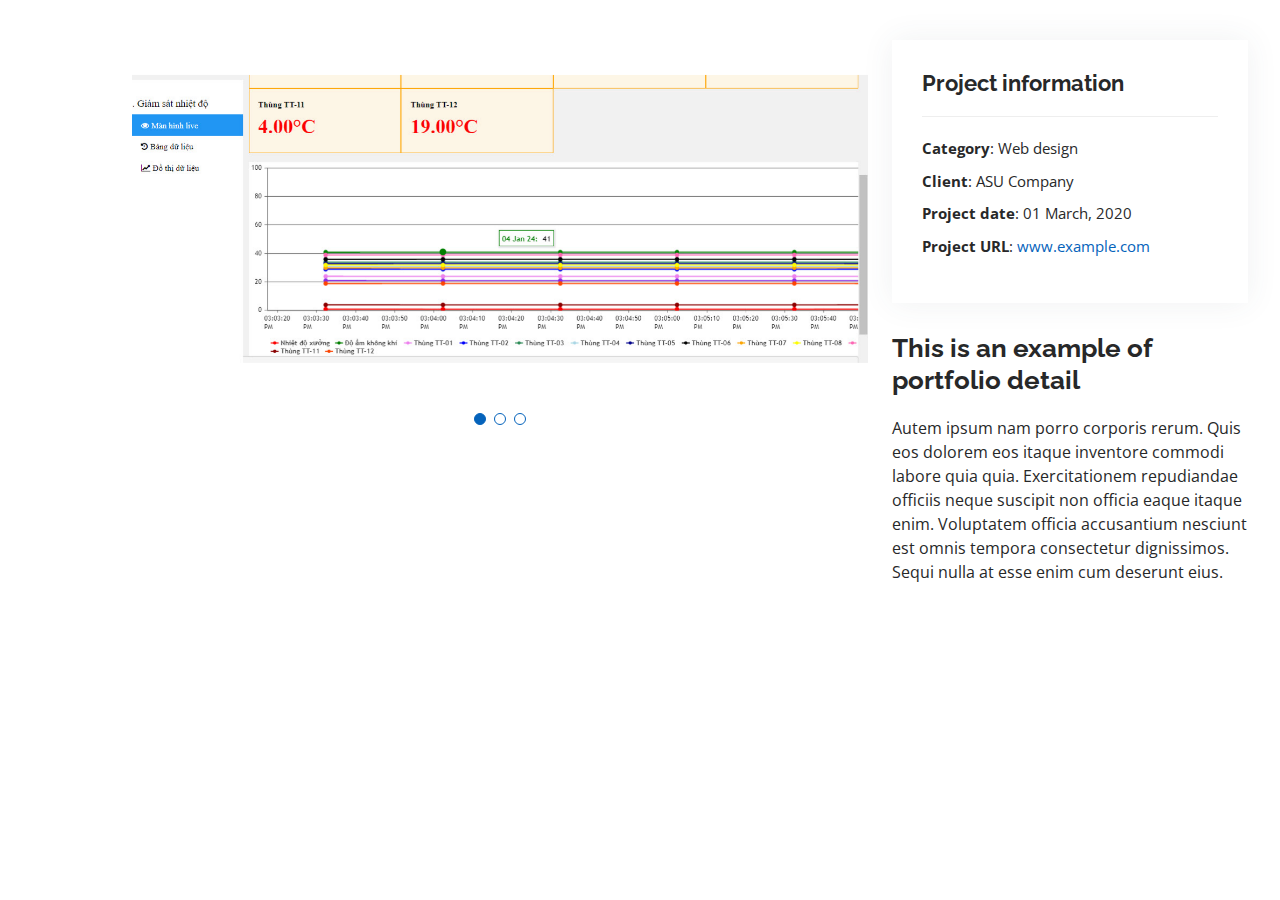
<file: portfolio-details.html>
<!DOCTYPE html>
<html lang="en">

<head>
  <meta charset="utf-8">
  <meta content="width=device-width, initial-scale=1.0" name="viewport">

  <title>Portfolio Details</title>
  <meta content="" name="description">
  <meta content="" name="keywords">

  <!-- Favicons -->
  <link href="assets/img/favicon.png" rel="icon">
  <link href="assets/img/apple-touch-icon.png" rel="apple-touch-icon">

  <!-- Google Fonts -->
  <link href="https://fonts.googleapis.com/css?family=Open+Sans:300,300i,400,400i,600,600i,700,700i|Raleway:300,300i,400,400i,500,500i,600,600i,700,700i|Poppins:300,300i,400,400i,500,500i,600,600i,700,700i" rel="stylesheet">

  <!-- Vendor CSS Files -->
  <link href="assets/vendor/aos/aos.css" rel="stylesheet">
  <link href="assets/vendor/bootstrap/css/bootstrap.min.css" rel="stylesheet">
  <link href="assets/vendor/bootstrap-icons/bootstrap-icons.css" rel="stylesheet">
  <link href="assets/vendor/boxicons/css/boxicons.min.css" rel="stylesheet">
  <link href="assets/vendor/glightbox/css/glightbox.min.css" rel="stylesheet">
  <link href="assets/vendor/swiper/swiper-bundle.min.css" rel="stylesheet">

  <!-- Template Main CSS File -->
  <link href="assets/css/style.css" rel="stylesheet">

 </head>

<body>

  <main id="main">

    <!-- ======= Portfolio Details Section ======= -->
    <section id="portfolio-details" class="portfolio-details">
      <div class="container">

        <div class="row gy-4">

          <div class="col-lg-8">
            <div class="portfolio-details-slider swiper">
              <div class="swiper-wrapper align-items-center">

                <div class="swiper-slide">
                  <img src="assets/img/portfolio/portfolio-details-1.jpg" alt="">
                </div>

                <div class="swiper-slide">
                  <img src="assets/img/portfolio/portfolio-details-2.jpg" alt="">
                </div>

                <div class="swiper-slide">
                  <img src="assets/img/portfolio/portfolio-details-3.jpg" alt="">
                </div>

              </div>
              <div class="swiper-pagination"></div>
            </div>
          </div>

          <div class="col-lg-4">
            <div class="portfolio-info">
              <h3>Project information</h3>
              <ul>
                <li><strong>Category</strong>: Web design</li>
                <li><strong>Client</strong>: ASU Company</li>
                <li><strong>Project date</strong>: 01 March, 2020</li>
                <li><strong>Project URL</strong>: <a href="#">www.example.com</a></li>
              </ul>
            </div>
            <div class="portfolio-description">
              <h2>This is an example of portfolio detail</h2>
              <p>
                Autem ipsum nam porro corporis rerum. Quis eos dolorem eos itaque inventore commodi labore quia quia. Exercitationem repudiandae officiis neque suscipit non officia eaque itaque enim. Voluptatem officia accusantium nesciunt est omnis tempora consectetur dignissimos. Sequi nulla at esse enim cum deserunt eius.
              </p>
            </div>
          </div>

        </div>

      </div>
    </section><!-- End Portfolio Details Section -->

  </main><!-- End #main -->

  <div id="preloader"></div>
  <a href="#" class="back-to-top d-flex align-items-center justify-content-center"><i class="bi bi-arrow-up-short"></i></a>

  <!-- Vendor JS Files -->
  <script src="assets/vendor/purecounter/purecounter_vanilla.js"></script>
  <script src="assets/vendor/aos/aos.js"></script>
  <script src="assets/vendor/bootstrap/js/bootstrap.bundle.min.js"></script>
  <script src="assets/vendor/glightbox/js/glightbox.min.js"></script>
  <script src="assets/vendor/isotope-layout/isotope.pkgd.min.js"></script>
  <script src="assets/vendor/swiper/swiper-bundle.min.js"></script>
  <script src="assets/vendor/typed.js/typed.umd.js"></script>
  <script src="assets/vendor/waypoints/noframework.waypoints.js"></script>
  <script src="assets/vendor/php-email-form/validate.js"></script>

  <!-- Template Main JS File -->
  <script src="assets/js/main.js"></script>

</body>

</html>
</file>
<file: co-vua/CSS/style.css>
body{
	margin:0px;
	padding: 0px;
	background-color:#EDEDEE;
}
/*CSS Div Main*/
#divMain{
  position: fixed;
  top: 0;
  left: 0;
  bottom: 0;
  right: 0;
}
/*CSS Div ThongTin*/
#divNguoiChoiCoDen{
	float:left;
	width: 25%;
	height:100%;
}
#tblNguoiCoDen {
 	width : 100%;
	margin-left: auto;
	margin-right: auto;
	margin-top: 140%;
}

#iCoDo, #iCoDen {
	height: 100px;
	width: 100px;
}

#tblNguoiChoiCoDo{
   	width : 100%;
	margin-left: auto;
	margin-right: auto;
}

#tblNguoiCoDen td, #tblNguoiChoiCoDo td{
	margin:auto;
	text-align:center;
	font-family:Segoe, "Segoe UI", "DejaVu Sans", "Trebuchet MS", Verdana, sans-serif;
	font-weight:lighter;
	font-size:40px;
	min-height: 100%;
}

/*CSS Div Ban co*/
#divBanCo{
	padding-top: 5px;
	float:left;
	width: 50%;
	height: 100%;
}
/*CSS Div ChoiLai*/
#divNguoiChoiCoDo{
	float: left;
	width: 25%;
	height:100%;
}
#PointCoDen {
	
}

#PointCoDo {
	color:#FF0004;
}


/*<!--CSS Table ban co-->*/
#BanCo{
	margin:auto;
	height: 600px;
	width: 600px;
}

#BanCo td {
	height: 70px;
	width: 70px;
	border-style:solid;
	border-color: #AAB69B;
	border-collapse:collapse;
	border-width: 2px;
}

#BanCo td:hover {
  border-width: 2px;
  border-collapse: collapse;
  border-style: solid;
  border-color: #1BA39C;
}

img{
	display: block;
    margin: 0 auto;
}
</file>
<file: assets/css/style.css>
/**
* Template Name: MyResume
* Updated: Nov 17 2023 with Bootstrap v5.3.2
* Template URL: https://bootstrapmade.com/free-html-bootstrap-template-my-resume/
* Author: BootstrapMade.com
* License: https://bootstrapmade.com/license/
*/

/*--------------------------------------------------------------
# General
--------------------------------------------------------------*/
body {
  font-family: "Open Sans", sans-serif;
  color: #272829;
}

a {
  color: #0563bb;
  text-decoration: none;
}

a:hover {
  color: #067ded;
  text-decoration: none;
}

h1,
h2,
h3,
h4,
h5,
h6 {
  font-family: "Raleway", sans-serif;
}

/*--------------------------------------------------------------
# Back to top button
--------------------------------------------------------------*/
.back-to-top {
  position: fixed;
  visibility: hidden;
  opacity: 0;
  right: 15px;
  bottom: 15px;
  z-index: 996;
  background: #0563bb;
  width: 40px;
  height: 40px;
  border-radius: 50px;
  transition: all 0.4s;
}

.back-to-top i {
  font-size: 28px;
  color: #fff;
  line-height: 0;
}

.back-to-top:hover {
  background: #0678e3;
  color: #fff;
}

.back-to-top.active {
  visibility: visible;
  opacity: 1;
}

/*--------------------------------------------------------------
# Preloader
--------------------------------------------------------------*/
#preloader {
  position: fixed;
  top: 0;
  left: 0;
  right: 0;
  bottom: 0;
  z-index: 9999;
  overflow: hidden;
  background: #fff;
}

#preloader:before {
  content: "";
  position: fixed;
  top: calc(50% - 30px);
  left: calc(50% - 30px);
  border: 6px solid #0563bb;
  border-top-color: #fff;
  border-bottom-color: #fff;
  border-radius: 50%;
  width: 60px;
  height: 60px;
  animation: animate-preloader 1s linear infinite;
}

@keyframes animate-preloader {
  0% {
    transform: rotate(0deg);
  }

  100% {
    transform: rotate(360deg);
  }
}

/*--------------------------------------------------------------
# Disable aos animation delay on mobile devices
--------------------------------------------------------------*/
@media screen and (max-width: 768px) {
  [data-aos-delay] {
    transition-delay: 0 !important;
  }
}

/*--------------------------------------------------------------
# Header
--------------------------------------------------------------*/
#header {
  position: fixed;
  top: 0;
  left: 0;
  bottom: 0;
  z-index: 9997;
  transition: all 0.5s;
  padding: 15px;
  overflow-y: auto;
}

@media (max-width: 991px) {
  #header {
    width: 300px;
    background: #fff;
    border-right: 1px solid #e6e9ec;
    left: -300px;
  }
}

@media (min-width: 991px) {
  #main {
    margin-left: 100px;
  }
}

/*--------------------------------------------------------------
# Navigation Menu
--------------------------------------------------------------*/
/**
* Desktop Navigation 
*/
.nav-menu {
  padding: 0;
  display: block;
}

.nav-menu * {
  margin: 0;
  padding: 0;
  list-style: none;
}

.nav-menu>ul>li {
  position: relative;
  white-space: nowrap;
}

.nav-menu a,
.nav-menu a:focus {
  display: flex;
  align-items: center;
  color: #45505b;
  padding: 10px 18px;
  margin-bottom: 8px;
  transition: 0.3s;
  font-size: 15px;
  border-radius: 50px;
  background: #f2f3f5;
  height: 56px;
  width: 100%;
  overflow: hidden;
  transition: 0.3s;
}

.nav-menu a i,
.nav-menu a:focus i {
  font-size: 20px;
}

.nav-menu a span,
.nav-menu a:focus span {
  padding: 0 5px 0 7px;
  color: #45505b;
}

@media (min-width: 992px) {

  .nav-menu a,
  .nav-menu a:focus {
    width: 56px;
  }

  .nav-menu a span,
  .nav-menu a:focus span {
    display: none;
    color: #fff;
  }
}

.nav-menu a:hover,
.nav-menu .active,
.nav-menu .active:focus,
.nav-menu li:hover>a {
  color: #fff;
  background: #0563bb;
}

.nav-menu a:hover span,
.nav-menu .active span,
.nav-menu .active:focus span,
.nav-menu li:hover>a span {
  color: #fff;
}

.nav-menu a:hover,
.nav-menu li:hover>a {
  width: 100%;
  color: #fff;
}

.nav-menu a:hover span,
.nav-menu li:hover>a span {
  display: block;
}

/**
* Mobile Navigation 
*/
.mobile-nav-toggle {
  position: fixed;
  right: 10px;
  top: 10px;
  z-index: 9998;
  border: 0;
  background: none;
  font-size: 28px;
  transition: all 0.4s;
  outline: none !important;
  line-height: 0;
  cursor: pointer;
  border-radius: 50px;
  padding: 5px;
}

.mobile-nav-toggle i {
  color: #45505b;
}

.mobile-nav-active {
  overflow: hidden;
}

.mobile-nav-active #header {
  left: 0;
}

.mobile-nav-active .mobile-nav-toggle {
  color: #fff;
  background-color: #0563bb;
}

/*--------------------------------------------------------------
# Hero Section
--------------------------------------------------------------*/
#hero {
  width: 100%;
  height: 100vh;
  background: url("../img/hero-bg.jpg") top right no-repeat;
  background-size: cover;
  position: relative;
}

@media (min-width: 992px) {
  #hero {
    padding-left: 160px;
  }
}

#hero:before {
  content: "";
  background: rgba(255, 255, 255, 0.8);
  position: absolute;
  bottom: 0;
  top: 0;
  left: 0;
  right: 0;
}

#hero h1 {
  margin: 0;
  font-size: 64px;
  font-weight: 700;
  line-height: 56px;
  color: #45505b;
}

#hero p {
  color: #45505b;
  margin: 15px 0 0 0;
  font-size: 26px;
  font-family: "Poppins", sans-serif;
}

#hero p span {
  color: #0563bb;
  letter-spacing: 1px;
}

#hero .social-links {
  margin-top: 30px;
}

#hero .social-links a {
  font-size: 24px;
  display: inline-block;
  color: #45505b;
  line-height: 1;
  margin-right: 20px;
  transition: 0.3s;
}

#hero .social-links a:hover {
  color: #0563bb;
}

@media (max-width: 992px) {
  #hero {
    text-align: center;
  }

  #hero h1 {
    font-size: 32px;
    line-height: 36px;
  }

  #hero p {
    margin-top: 10px;
    font-size: 20px;
    line-height: 24px;
  }
}

/*--------------------------------------------------------------
# Sections General
--------------------------------------------------------------*/
section {
  padding: 60px 0;
  overflow: hidden;
}

.section-title {
  text-align: center;
  padding-bottom: 30px;
}

.section-title h2 {
  font-size: 32px;
  font-weight: bold;
  text-transform: uppercase;
  margin-bottom: 20px;
  padding-bottom: 20px;
  position: relative;
  color: #45505b;
}

.section-title h2::before {
  content: "";
  position: absolute;
  display: block;
  width: 120px;
  height: 1px;
  background: #ddd;
  bottom: 1px;
  left: calc(50% - 60px);
}

.section-title h2::after {
  content: "";
  position: absolute;
  display: block;
  width: 40px;
  height: 3px;
  background: #0563bb;
  bottom: 0;
  left: calc(50% - 20px);
}

.section-title p {
  margin-bottom: 0;
}

/*--------------------------------------------------------------
# About
--------------------------------------------------------------*/
.about .content h3 {
  font-weight: 700;
  font-size: 26px;
  color: #728394;
}

.about .content ul {
  list-style: none;
  padding: 0;
}

.about .content ul li {
  margin-bottom: 20px;
  display: flex;
  align-items: center;
}

.about .content ul strong {
  margin-right: 10px;
}

.about .content ul i {
  font-size: 16px;
  margin-right: 5px;
  color: #0563bb;
  line-height: 0;
}

.about .content p:last-child {
  margin-bottom: 0;
}

/*--------------------------------------------------------------
# Facts
--------------------------------------------------------------*/
.facts .count-box {
  padding: 30px 30px 25px 30px;
  margin-top: 30px;
  width: 100%;
  position: relative;
  text-align: center;
  background: #fff;
}

.facts .count-box i {
  position: absolute;
  top: -25px;
  left: 50%;
  transform: translateX(-50%);
  font-size: 24px;
  background: #0563bb;
  color: #fff;
  border-radius: 50px;
  display: inline-flex;
  align-items: center;
  justify-content: center;
  width: 48px;
  height: 48px;
}

.facts .count-box span {
  font-size: 36px;
  display: block;
  font-weight: 600;
  color: #011426;
}

.facts .count-box p {
  padding: 0;
  margin: 0;
  font-family: "Raleway", sans-serif;
  font-size: 14px;
}

/*--------------------------------------------------------------
# Akills
--------------------------------------------------------------*/
.skills .progress {
  height: 60px;
  display: block;
  background: none;
  border-radius: 0;
}

.skills .progress .skill {
  padding: 10px 0;
  margin: 0;
  text-transform: uppercase;
  display: block;
  font-weight: 600;
  font-family: "Poppins", sans-serif;
  color: #45505b;
}

.skills .progress .skill .val {
  float: right;
  font-style: normal;
}

.skills .progress-bar-wrap {
  background: #f2f3f5;
}

.skills .progress-bar {
  width: 1px;
  height: 10px;
  transition: 0.9s;
  background-color: #0563bb;
}

/*--------------------------------------------------------------
# Resume
--------------------------------------------------------------*/
.resume .resume-title {
  font-size: 26px;
  font-weight: 700;
  margin-top: 20px;
  margin-bottom: 20px;
  color: #45505b;
}

.resume .resume-item {
  padding: 0 0 20px 20px;
  margin-top: -2px;
  border-left: 2px solid #0563bb;
  position: relative;
}

.resume .resume-item h4 {
  line-height: 18px;
  font-size: 18px;
  font-weight: 600;
  text-transform: uppercase;
  font-family: "Poppins", sans-serif;
  color: #0563bb;
  margin-bottom: 10px;
}

.resume .resume-item h5 {
  font-size: 16px;
  background: #f7f8f9;
  padding: 5px 15px;
  display: inline-block;
  font-weight: 600;
  margin-bottom: 10px;
}

.resume .resume-item ul {
  padding-left: 20px;
}

.resume .resume-item ul li {
  padding-bottom: 10px;
}

.resume .resume-item:last-child {
  padding-bottom: 0;
}

.resume .resume-item::before {
  content: "";
  position: absolute;
  width: 16px;
  height: 16px;
  border-radius: 50px;
  left: -9px;
  top: 0;
  background: #fff;
  border: 2px solid #0563bb;
}

/*--------------------------------------------------------------
# Portfolio
--------------------------------------------------------------*/
.portfolio .portfolio-item {
  margin-bottom: 30px;
}

.portfolio #portfolio-flters {
  padding: 0;
  margin: 0 auto 25px auto;
  list-style: none;
  text-align: center;
  background: #fff;
  border-radius: 50px;
  padding: 2px 15px;
}

.portfolio #portfolio-flters li {
  cursor: pointer;
  display: inline-block;
  padding: 10px 15px;
  font-size: 14px;
  font-weight: 600;
  line-height: 1;
  text-transform: uppercase;
  color: #272829;
  margin-bottom: 5px;
  transition: all 0.3s ease-in-out;
}

.portfolio #portfolio-flters li:hover,
.portfolio #portfolio-flters li.filter-active {
  color: #0563bb;
}

.portfolio #portfolio-flters li:last-child {
  margin-right: 0;
}

.portfolio .portfolio-wrap {
  transition: 0.3s;
  position: relative;
  overflow: hidden;
  z-index: 1;
  background: rgba(69, 80, 91, 0.8);
}

.portfolio .portfolio-wrap::before {
  content: "";
  background: rgba(255, 255, 255, 0.7);
  position: absolute;
  left: 30px;
  right: 30px;
  top: 30px;
  bottom: 30px;
  transition: all ease-in-out 0.3s;
  z-index: 2;
  opacity: 0;
}

.portfolio .portfolio-wrap .portfolio-info {
  opacity: 0;
  position: absolute;
  top: 0;
  left: 0;
  right: 0;
  bottom: 0;
  text-align: center;
  z-index: 3;
  transition: all ease-in-out 0.3s;
  display: flex;
  flex-direction: column;
  justify-content: center;
  align-items: center;
}

.portfolio .portfolio-wrap .portfolio-info::before {
  display: block;
  content: "";
  width: 48px;
  height: 48px;
  position: absolute;
  top: 35px;
  left: 35px;
  border-top: 3px solid #d7dce1;
  border-left: 3px solid #d7dce1;
  transition: all 0.5s ease 0s;
  z-index: 9994;
}

.portfolio .portfolio-wrap .portfolio-info::after {
  display: block;
  content: "";
  width: 48px;
  height: 48px;
  position: absolute;
  bottom: 35px;
  right: 35px;
  border-bottom: 3px solid #d7dce1;
  border-right: 3px solid #d7dce1;
  transition: all 0.5s ease 0s;
  z-index: 9994;
}

.portfolio .portfolio-wrap .portfolio-info h4 {
  font-size: 20px;
  color: #45505b;
  font-weight: 600;
}

.portfolio .portfolio-wrap .portfolio-info p {
  color: #45505b;
  font-size: 14px;
  text-transform: uppercase;
  padding: 0;
  margin: 0;
}

.portfolio .portfolio-wrap .portfolio-links {
  text-align: center;
  z-index: 4;
}

.portfolio .portfolio-wrap .portfolio-links a {
  color: #45505b;
  margin: 0 2px;
  font-size: 28px;
  display: inline-block;
  transition: 0.3s;
}

.portfolio .portfolio-wrap .portfolio-links a:hover {
  color: #148af9;
}

.portfolio .portfolio-wrap:hover::before {
  top: 0;
  left: 0;
  right: 0;
  bottom: 0;
  opacity: 1;
}

.portfolio .portfolio-wrap:hover .portfolio-info {
  opacity: 1;
}

.portfolio .portfolio-wrap:hover .portfolio-info::before {
  top: 15px;
  left: 15px;
}

.portfolio .portfolio-wrap:hover .portfolio-info::after {
  bottom: 15px;
  right: 15px;
}

/*--------------------------------------------------------------
# Portfolio Details
--------------------------------------------------------------*/
.portfolio-details {
  padding-top: 40px;
}

.portfolio-details .portfolio-details-slider img {
  width: 100%;
}

.portfolio-details .portfolio-details-slider .swiper-pagination {
  margin-top: 20px;
  position: relative;
}

.portfolio-details .portfolio-details-slider .swiper-pagination .swiper-pagination-bullet {
  width: 12px;
  height: 12px;
  background-color: #fff;
  opacity: 1;
  border: 1px solid #0563bb;
}

.portfolio-details .portfolio-details-slider .swiper-pagination .swiper-pagination-bullet-active {
  background-color: #0563bb;
}

.portfolio-details .portfolio-info {
  padding: 30px;
  box-shadow: 0px 0 30px rgba(69, 80, 91, 0.08);
}

.portfolio-details .portfolio-info h3 {
  font-size: 22px;
  font-weight: 700;
  margin-bottom: 20px;
  padding-bottom: 20px;
  border-bottom: 1px solid #eee;
}

.portfolio-details .portfolio-info ul {
  list-style: none;
  padding: 0;
  font-size: 15px;
}

.portfolio-details .portfolio-info ul li+li {
  margin-top: 10px;
}

.portfolio-details .portfolio-description {
  padding-top: 30px;
}

.portfolio-details .portfolio-description h2 {
  font-size: 26px;
  font-weight: 700;
  margin-bottom: 20px;
}

.portfolio-details .portfolio-description p {
  padding: 0;
}

/*--------------------------------------------------------------
# Services
--------------------------------------------------------------*/
.services .icon-box {
  text-align: center;
  padding: 70px 20px 80px 20px;
  transition: all ease-in-out 0.3s;
  background: #fff;
  box-shadow: 0px 5px 90px 0px rgba(110, 123, 131, 0.05);
}

.services .icon-box .icon {
  margin: 0 auto;
  width: 100px;
  height: 100px;
  display: flex;
  align-items: center;
  justify-content: center;
  transition: ease-in-out 0.3s;
  position: relative;
}

.services .icon-box .icon i {
  font-size: 36px;
  transition: 0.5s;
  position: relative;
}

.services .icon-box .icon svg {
  position: absolute;
  top: 0;
  left: 0;
}

.services .icon-box .icon svg path {
  transition: 0.5s;
  fill: #f5f5f5;
}

.services .icon-box h4 {
  font-weight: 600;
  margin: 10px 0 15px 0;
  font-size: 22px;
}

.services .icon-box h4 a {
  color: #45505b;
  transition: ease-in-out 0.3s;
}

.services .icon-box p {
  line-height: 24px;
  font-size: 14px;
  margin-bottom: 0;
}

.services .icon-box:hover {
  border-color: #fff;
  box-shadow: 0px 0 35px 0 rgba(0, 0, 0, 0.08);
}

.services .iconbox-blue i {
  color: #47aeff;
}

.services .iconbox-blue:hover .icon i {
  color: #fff;
}

.services .iconbox-blue:hover .icon path {
  fill: #47aeff;
}

.services .iconbox-orange i {
  color: #ffa76e;
}

.services .iconbox-orange:hover .icon i {
  color: #fff;
}

.services .iconbox-orange:hover .icon path {
  fill: #ffa76e;
}

.services .iconbox-pink i {
  color: #e80368;
}

.services .iconbox-pink:hover .icon i {
  color: #fff;
}

.services .iconbox-pink:hover .icon path {
  fill: #e80368;
}

.services .iconbox-yellow i {
  color: #ffbb2c;
}

.services .iconbox-yellow:hover .icon i {
  color: #fff;
}

.services .iconbox-yellow:hover .icon path {
  fill: #ffbb2c;
}

.services .iconbox-red i {
  color: #ff5828;
}

.services .iconbox-red:hover .icon i {
  color: #fff;
}

.services .iconbox-red:hover .icon path {
  fill: #ff5828;
}

.services .iconbox-teal i {
  color: #11dbcf;
}

.services .iconbox-teal:hover .icon i {
  color: #fff;
}

.services .iconbox-teal:hover .icon path {
  fill: #11dbcf;
}

/*--------------------------------------------------------------
# Testimonials
--------------------------------------------------------------*/
.testimonials .section-header {
  margin-bottom: 40px;
}

.testimonials .testimonials-carousel,
.testimonials .testimonials-slider {
  overflow: hidden;
}

.testimonials .testimonial-item {
  text-align: center;
}

.testimonials .testimonial-item .testimonial-img {
  width: 120px;
  border-radius: 50%;
  border: 4px solid #fff;
  margin: 0 auto;
}

.testimonials .testimonial-item h3 {
  font-size: 20px;
  font-weight: bold;
  margin: 10px 0 5px 0;
  color: #111;
}

.testimonials .testimonial-item h4 {
  font-size: 14px;
  color: #999;
  margin: 0 0 15px 0;
}

.testimonials .testimonial-item .quote-icon-left,
.testimonials .testimonial-item .quote-icon-right {
  color: #90c8fc;
  font-size: 26px;
}

.testimonials .testimonial-item .quote-icon-left {
  display: inline-block;
  left: -5px;
  position: relative;
}

.testimonials .testimonial-item .quote-icon-right {
  display: inline-block;
  right: -5px;
  position: relative;
  top: 10px;
}

.testimonials .testimonial-item p {
  font-style: italic;
  margin: 0 auto 15px auto;
}

.testimonials .swiper-pagination {
  margin-top: 20px;
  position: relative;
}

.testimonials .swiper-pagination .swiper-pagination-bullet {
  width: 12px;
  height: 12px;
  background-color: #fff;
  opacity: 1;
  border: 1px solid #0563bb;
}

.testimonials .swiper-pagination .swiper-pagination-bullet-active {
  background-color: #0563bb;
}

@media (min-width: 992px) {
  .testimonials .testimonial-item p {
    width: 80%;
  }
}

/*--------------------------------------------------------------
# Contact
--------------------------------------------------------------*/
.contact .info {
  width: 100%;
  background: #fff;
}

.contact .info i {
  font-size: 20px;
  color: #0563bb;
  float: left;
  width: 44px;
  height: 44px;
  background: #eef7ff;
  display: flex;
  justify-content: center;
  align-items: center;
  border-radius: 50px;
  transition: all 0.3s ease-in-out;
}

.contact .info h4 {
  padding: 0 0 0 60px;
  font-size: 22px;
  font-weight: 600;
  margin-bottom: 5px;
  color: #45505b;
}

.contact .info p {
  padding: 0 0 0 60px;
  margin-bottom: 0;
  font-size: 14px;
  color: #728394;
}

.contact .info .email,
.contact .info .phone {
  margin-top: 40px;
}

.contact .info .email:hover i,
.contact .info .address:hover i,
.contact .info .phone:hover i {
  background: #0563bb;
  color: #fff;
}

.contact .php-email-form {
  width: 100%;
  background: #fff;
}

.contact .php-email-form .form-group {
  padding-bottom: 8px;
}

.contact .php-email-form .error-message {
  display: none;
  color: #fff;
  background: #ed3c0d;
  text-align: left;
  padding: 15px;
  font-weight: 600;
}

.contact .php-email-form .error-message br+br {
  margin-top: 25px;
}

.contact .php-email-form .sent-message {
  display: none;
  color: #fff;
  background: #18d26e;
  text-align: center;
  padding: 15px;
  font-weight: 600;
}

.contact .php-email-form .loading {
  display: none;
  background: #fff;
  text-align: center;
  padding: 15px;
}

.contact .php-email-form .loading:before {
  content: "";
  display: inline-block;
  border-radius: 50%;
  width: 24px;
  height: 24px;
  margin: 0 10px -6px 0;
  border: 3px solid #18d26e;
  border-top-color: #eee;
  animation: animate-loading 1s linear infinite;
}

.contact .php-email-form input,
.contact .php-email-form textarea {
  border-radius: 4px;
  box-shadow: none;
  font-size: 14px;
}

.contact .php-email-form input[type=text],
.contact .php-email-form input[type=email] {
  height: 44px;
}

.contact .php-email-form textarea {
  padding: 10px 12px;
}

.contact .php-email-form button[type=submit] {
  background: #0563bb;
  border: 0;
  padding: 10px 35px;
  color: #fff;
  transition: 0.4s;
  border-radius: 50px;
}

.contact .php-email-form button[type=submit]:hover {
  background: #0678e3;
}

@keyframes animate-loading {
  0% {
    transform: rotate(0deg);
  }

  100% {
    transform: rotate(360deg);
  }
}

/*--------------------------------------------------------------
# Footer
--------------------------------------------------------------*/
#footer {
  background: #f7f8f9;
  color: #45505b;
  font-size: 14px;
  text-align: center;
  padding: 30px 0;
}

#footer h3 {
  font-size: 36px;
  font-weight: 700;
  position: relative;
  font-family: "Poppins", sans-serif;
  padding: 0;
  margin: 0 0 15px 0;
}

#footer p {
  font-size: 15;
  font-style: italic;
  padding: 0;
  margin: 0 0 40px 0;
}

#footer .social-links {
  margin: 0 0 40px 0;
}

#footer .social-links a {
  font-size: 18px;
  display: inline-block;
  background: #0563bb;
  color: #fff;
  line-height: 1;
  padding: 8px 0;
  margin-right: 4px;
  border-radius: 50%;
  text-align: center;
  width: 36px;
  height: 36px;
  transition: 0.3s;
}

#footer .social-links a:hover {
  background: #0678e3;
  color: #fff;
  text-decoration: none;
}

#footer .copyright {
  margin: 0 0 5px 0;
}

#footer .credits {
  font-size: 13px;
}
</file>
<file: vendor/fontawesome-free/css/all.min.css>
.fa,.fab,.fal,.far,.fas{-moz-osx-font-smoothing:grayscale;-webkit-font-smoothing:antialiased;display:inline-block;font-style:normal;font-variant:normal;text-rendering:auto;line-height:1}.fa-lg{font-size:1.33333em;line-height:.75em;vertical-align:-.0667em}.fa-xs{font-size:.75em}.fa-sm{font-size:.875em}.fa-1x{font-size:1em}.fa-2x{font-size:2em}.fa-3x{font-size:3em}.fa-4x{font-size:4em}.fa-5x{font-size:5em}.fa-6x{font-size:6em}.fa-7x{font-size:7em}.fa-8x{font-size:8em}.fa-9x{font-size:9em}.fa-10x{font-size:10em}.fa-fw{text-align:center;width:1.25em}.fa-ul{list-style-type:none;margin-left:2.5em;padding-left:0}.fa-ul>li{position:relative}.fa-li{left:-2em;position:absolute;text-align:center;width:2em;line-height:inherit}.fa-border{border:.08em solid #eee;border-radius:.1em;padding:.2em .25em .15em}.fa-pull-left{float:left}.fa-pull-right{float:right}.fa.fa-pull-left,.fab.fa-pull-left,.fal.fa-pull-left,.far.fa-pull-left,.fas.fa-pull-left{margin-right:.3em}.fa.fa-pull-right,.fab.fa-pull-right,.fal.fa-pull-right,.far.fa-pull-right,.fas.fa-pull-right{margin-left:.3em}.fa-spin{animation:fa-spin 2s infinite linear}.fa-pulse{animation:fa-spin 1s infinite steps(8)}@keyframes fa-spin{0%{transform:rotate(0deg)}to{transform:rotate(1turn)}}.fa-rotate-90{-ms-filter:"progid:DXImageTransform.Microsoft.BasicImage(rotation=1)";transform:rotate(90deg)}.fa-rotate-180{-ms-filter:"progid:DXImageTransform.Microsoft.BasicImage(rotation=2)";transform:rotate(180deg)}.fa-rotate-270{-ms-filter:"progid:DXImageTransform.Microsoft.BasicImage(rotation=3)";transform:rotate(270deg)}.fa-flip-horizontal{-ms-filter:"progid:DXImageTransform.Microsoft.BasicImage(rotation=0, mirror=1)";transform:scaleX(-1)}.fa-flip-vertical{transform:scaleY(-1)}.fa-flip-both,.fa-flip-horizontal.fa-flip-vertical,.fa-flip-vertical{-ms-filter:"progid:DXImageTransform.Microsoft.BasicImage(rotation=2, mirror=1)"}.fa-flip-both,.fa-flip-horizontal.fa-flip-vertical{transform:scale(-1)}:root .fa-flip-both,:root .fa-flip-horizontal,:root .fa-flip-vertical,:root .fa-rotate-90,:root .fa-rotate-180,:root .fa-rotate-270{filter:none}.fa-stack{display:inline-block;height:2em;line-height:2em;position:relative;vertical-align:middle;width:2.5em}.fa-stack-1x,.fa-stack-2x{left:0;position:absolute;text-align:center;width:100%}.fa-stack-1x{line-height:inherit}.fa-stack-2x{font-size:2em}.fa-inverse{color:#fff}.fa-500px:before{content:"\f26e"}.fa-accessible-icon:before{content:"\f368"}.fa-accusoft:before{content:"\f369"}.fa-acquisitions-incorporated:before{content:"\f6af"}.fa-ad:before{content:"\f641"}.fa-address-book:before{content:"\f2b9"}.fa-address-card:before{content:"\f2bb"}.fa-adjust:before{content:"\f042"}.fa-adn:before{content:"\f170"}.fa-adobe:before{content:"\f778"}.fa-adversal:before{content:"\f36a"}.fa-affiliatetheme:before{content:"\f36b"}.fa-air-freshener:before{content:"\f5d0"}.fa-algolia:before{content:"\f36c"}.fa-align-center:before{content:"\f037"}.fa-align-justify:before{content:"\f039"}.fa-align-left:before{content:"\f036"}.fa-align-right:before{content:"\f038"}.fa-alipay:before{content:"\f642"}.fa-allergies:before{content:"\f461"}.fa-amazon:before{content:"\f270"}.fa-amazon-pay:before{content:"\f42c"}.fa-ambulance:before{content:"\f0f9"}.fa-american-sign-language-interpreting:before{content:"\f2a3"}.fa-amilia:before{content:"\f36d"}.fa-anchor:before{content:"\f13d"}.fa-android:before{content:"\f17b"}.fa-angellist:before{content:"\f209"}.fa-angle-double-down:before{content:"\f103"}.fa-angle-double-left:before{content:"\f100"}.fa-angle-double-right:before{content:"\f101"}.fa-angle-double-up:before{content:"\f102"}.fa-angle-down:before{content:"\f107"}.fa-angle-left:before{content:"\f104"}.fa-angle-right:before{content:"\f105"}.fa-angle-up:before{content:"\f106"}.fa-angry:before{content:"\f556"}.fa-angrycreative:before{content:"\f36e"}.fa-angular:before{content:"\f420"}.fa-ankh:before{content:"\f644"}.fa-app-store:before{content:"\f36f"}.fa-app-store-ios:before{content:"\f370"}.fa-apper:before{content:"\f371"}.fa-apple:before{content:"\f179"}.fa-apple-alt:before{content:"\f5d1"}.fa-apple-pay:before{content:"\f415"}.fa-archive:before{content:"\f187"}.fa-archway:before{content:"\f557"}.fa-arrow-alt-circle-down:before{content:"\f358"}.fa-arrow-alt-circle-left:before{content:"\f359"}.fa-arrow-alt-circle-right:before{content:"\f35a"}.fa-arrow-alt-circle-up:before{content:"\f35b"}.fa-arrow-circle-down:before{content:"\f0ab"}.fa-arrow-circle-left:before{content:"\f0a8"}.fa-arrow-circle-right:before{content:"\f0a9"}.fa-arrow-circle-up:before{content:"\f0aa"}.fa-arrow-down:before{content:"\f063"}.fa-arrow-left:before{content:"\f060"}.fa-arrow-right:before{content:"\f061"}.fa-arrow-up:before{content:"\f062"}.fa-arrows-alt:before{content:"\f0b2"}.fa-arrows-alt-h:before{content:"\f337"}.fa-arrows-alt-v:before{content:"\f338"}.fa-artstation:before{content:"\f77a"}.fa-assistive-listening-systems:before{content:"\f2a2"}.fa-asterisk:before{content:"\f069"}.fa-asymmetrik:before{content:"\f372"}.fa-at:before{content:"\f1fa"}.fa-atlas:before{content:"\f558"}.fa-atlassian:before{content:"\f77b"}.fa-atom:before{content:"\f5d2"}.fa-audible:before{content:"\f373"}.fa-audio-description:before{content:"\f29e"}.fa-autoprefixer:before{content:"\f41c"}.fa-avianex:before{content:"\f374"}.fa-aviato:before{content:"\f421"}.fa-award:before{content:"\f559"}.fa-aws:before{content:"\f375"}.fa-baby:before{content:"\f77c"}.fa-baby-carriage:before{content:"\f77d"}.fa-backspace:before{content:"\f55a"}.fa-backward:before{content:"\f04a"}.fa-bacon:before{content:"\f7e5"}.fa-balance-scale:before{content:"\f24e"}.fa-ban:before{content:"\f05e"}.fa-band-aid:before{content:"\f462"}.fa-bandcamp:before{content:"\f2d5"}.fa-barcode:before{content:"\f02a"}.fa-bars:before{content:"\f0c9"}.fa-baseball-ball:before{content:"\f433"}.fa-basketball-ball:before{content:"\f434"}.fa-bath:before{content:"\f2cd"}.fa-battery-empty:before{content:"\f244"}.fa-battery-full:before{content:"\f240"}.fa-battery-half:before{content:"\f242"}.fa-battery-quarter:before{content:"\f243"}.fa-battery-three-quarters:before{content:"\f241"}.fa-bed:before{content:"\f236"}.fa-beer:before{content:"\f0fc"}.fa-behance:before{content:"\f1b4"}.fa-behance-square:before{content:"\f1b5"}.fa-bell:before{content:"\f0f3"}.fa-bell-slash:before{content:"\f1f6"}.fa-bezier-curve:before{content:"\f55b"}.fa-bible:before{content:"\f647"}.fa-bicycle:before{content:"\f206"}.fa-bimobject:before{content:"\f378"}.fa-binoculars:before{content:"\f1e5"}.fa-biohazard:before{content:"\f780"}.fa-birthday-cake:before{content:"\f1fd"}.fa-bitbucket:before{content:"\f171"}.fa-bitcoin:before{content:"\f379"}.fa-bity:before{content:"\f37a"}.fa-black-tie:before{content:"\f27e"}.fa-blackberry:before{content:"\f37b"}.fa-blender:before{content:"\f517"}.fa-blender-phone:before{content:"\f6b6"}.fa-blind:before{content:"\f29d"}.fa-blog:before{content:"\f781"}.fa-blogger:before{content:"\f37c"}.fa-blogger-b:before{content:"\f37d"}.fa-bluetooth:before{content:"\f293"}.fa-bluetooth-b:before{content:"\f294"}.fa-bold:before{content:"\f032"}.fa-bolt:before{content:"\f0e7"}.fa-bomb:before{content:"\f1e2"}.fa-bone:before{content:"\f5d7"}.fa-bong:before{content:"\f55c"}.fa-book:before{content:"\f02d"}.fa-book-dead:before{content:"\f6b7"}.fa-book-medical:before{content:"\f7e6"}.fa-book-open:before{content:"\f518"}.fa-book-reader:before{content:"\f5da"}.fa-bookmark:before{content:"\f02e"}.fa-bowling-ball:before{content:"\f436"}.fa-box:before{content:"\f466"}.fa-box-open:before{content:"\f49e"}.fa-boxes:before{content:"\f468"}.fa-braille:before{content:"\f2a1"}.fa-brain:before{content:"\f5dc"}.fa-bread-slice:before{content:"\f7ec"}.fa-briefcase:before{content:"\f0b1"}.fa-briefcase-medical:before{content:"\f469"}.fa-broadcast-tower:before{content:"\f519"}.fa-broom:before{content:"\f51a"}.fa-brush:before{content:"\f55d"}.fa-btc:before{content:"\f15a"}.fa-bug:before{content:"\f188"}.fa-building:before{content:"\f1ad"}.fa-bullhorn:before{content:"\f0a1"}.fa-bullseye:before{content:"\f140"}.fa-burn:before{content:"\f46a"}.fa-buromobelexperte:before{content:"\f37f"}.fa-bus:before{content:"\f207"}.fa-bus-alt:before{content:"\f55e"}.fa-business-time:before{content:"\f64a"}.fa-buysellads:before{content:"\f20d"}.fa-calculator:before{content:"\f1ec"}.fa-calendar:before{content:"\f133"}.fa-calendar-alt:before{content:"\f073"}.fa-calendar-check:before{content:"\f274"}.fa-calendar-day:before{content:"\f783"}.fa-calendar-minus:before{content:"\f272"}.fa-calendar-plus:before{content:"\f271"}.fa-calendar-times:before{content:"\f273"}.fa-calendar-week:before{content:"\f784"}.fa-camera:before{content:"\f030"}.fa-camera-retro:before{content:"\f083"}.fa-campground:before{content:"\f6bb"}.fa-canadian-maple-leaf:before{content:"\f785"}.fa-candy-cane:before{content:"\f786"}.fa-cannabis:before{content:"\f55f"}.fa-capsules:before{content:"\f46b"}.fa-car:before{content:"\f1b9"}.fa-car-alt:before{content:"\f5de"}.fa-car-battery:before{content:"\f5df"}.fa-car-crash:before{content:"\f5e1"}.fa-car-side:before{content:"\f5e4"}.fa-caret-down:before{content:"\f0d7"}.fa-caret-left:before{content:"\f0d9"}.fa-caret-right:before{content:"\f0da"}.fa-caret-square-down:before{content:"\f150"}.fa-caret-square-left:before{content:"\f191"}.fa-caret-square-right:before{content:"\f152"}.fa-caret-square-up:before{content:"\f151"}.fa-caret-up:before{content:"\f0d8"}.fa-carrot:before{content:"\f787"}.fa-cart-arrow-down:before{content:"\f218"}.fa-cart-plus:before{content:"\f217"}.fa-cash-register:before{content:"\f788"}.fa-cat:before{content:"\f6be"}.fa-cc-amazon-pay:before{content:"\f42d"}.fa-cc-amex:before{content:"\f1f3"}.fa-cc-apple-pay:before{content:"\f416"}.fa-cc-diners-club:before{content:"\f24c"}.fa-cc-discover:before{content:"\f1f2"}.fa-cc-jcb:before{content:"\f24b"}.fa-cc-mastercard:before{content:"\f1f1"}.fa-cc-paypal:before{content:"\f1f4"}.fa-cc-stripe:before{content:"\f1f5"}.fa-cc-visa:before{content:"\f1f0"}.fa-centercode:before{content:"\f380"}.fa-centos:before{content:"\f789"}.fa-certificate:before{content:"\f0a3"}.fa-chair:before{content:"\f6c0"}.fa-chalkboard:before{content:"\f51b"}.fa-chalkboard-teacher:before{content:"\f51c"}.fa-charging-station:before{content:"\f5e7"}.fa-chart-area:before{content:"\f1fe"}.fa-chart-bar:before{content:"\f080"}.fa-chart-line:before{content:"\f201"}.fa-chart-pie:before{content:"\f200"}.fa-check:before{content:"\f00c"}.fa-check-circle:before{content:"\f058"}.fa-check-double:before{content:"\f560"}.fa-check-square:before{content:"\f14a"}.fa-cheese:before{content:"\f7ef"}.fa-chess:before{content:"\f439"}.fa-chess-bishop:before{content:"\f43a"}.fa-chess-board:before{content:"\f43c"}.fa-chess-king:before{content:"\f43f"}.fa-chess-knight:before{content:"\f441"}.fa-chess-pawn:before{content:"\f443"}.fa-chess-queen:before{content:"\f445"}.fa-chess-rook:before{content:"\f447"}.fa-chevron-circle-down:before{content:"\f13a"}.fa-chevron-circle-left:before{content:"\f137"}.fa-chevron-circle-right:before{content:"\f138"}.fa-chevron-circle-up:before{content:"\f139"}.fa-chevron-down:before{content:"\f078"}.fa-chevron-left:before{content:"\f053"}.fa-chevron-right:before{content:"\f054"}.fa-chevron-up:before{content:"\f077"}.fa-child:before{content:"\f1ae"}.fa-chrome:before{content:"\f268"}.fa-church:before{content:"\f51d"}.fa-circle:before{content:"\f111"}.fa-circle-notch:before{content:"\f1ce"}.fa-city:before{content:"\f64f"}.fa-clinic-medical:before{content:"\f7f2"}.fa-clipboard:before{content:"\f328"}.fa-clipboard-check:before{content:"\f46c"}.fa-clipboard-list:before{content:"\f46d"}.fa-clock:before{content:"\f017"}.fa-clone:before{content:"\f24d"}.fa-closed-captioning:before{content:"\f20a"}.fa-cloud:before{content:"\f0c2"}.fa-cloud-download-alt:before{content:"\f381"}.fa-cloud-meatball:before{content:"\f73b"}.fa-cloud-moon:before{content:"\f6c3"}.fa-cloud-moon-rain:before{content:"\f73c"}.fa-cloud-rain:before{content:"\f73d"}.fa-cloud-showers-heavy:before{content:"\f740"}.fa-cloud-sun:before{content:"\f6c4"}.fa-cloud-sun-rain:before{content:"\f743"}.fa-cloud-upload-alt:before{content:"\f382"}.fa-cloudscale:before{content:"\f383"}.fa-cloudsmith:before{content:"\f384"}.fa-cloudversify:before{content:"\f385"}.fa-cocktail:before{content:"\f561"}.fa-code:before{content:"\f121"}.fa-code-branch:before{content:"\f126"}.fa-codepen:before{content:"\f1cb"}.fa-codiepie:before{content:"\f284"}.fa-coffee:before{content:"\f0f4"}.fa-cog:before{content:"\f013"}.fa-cogs:before{content:"\f085"}.fa-coins:before{content:"\f51e"}.fa-columns:before{content:"\f0db"}.fa-comment:before{content:"\f075"}.fa-comment-alt:before{content:"\f27a"}.fa-comment-dollar:before{content:"\f651"}.fa-comment-dots:before{content:"\f4ad"}.fa-comment-medical:before{content:"\f7f5"}.fa-comment-slash:before{content:"\f4b3"}.fa-comments:before{content:"\f086"}.fa-comments-dollar:before{content:"\f653"}.fa-compact-disc:before{content:"\f51f"}.fa-compass:before{content:"\f14e"}.fa-compress:before{content:"\f066"}.fa-compress-arrows-alt:before{content:"\f78c"}.fa-concierge-bell:before{content:"\f562"}.fa-confluence:before{content:"\f78d"}.fa-connectdevelop:before{content:"\f20e"}.fa-contao:before{content:"\f26d"}.fa-cookie:before{content:"\f563"}.fa-cookie-bite:before{content:"\f564"}.fa-copy:before{content:"\f0c5"}.fa-copyright:before{content:"\f1f9"}.fa-couch:before{content:"\f4b8"}.fa-cpanel:before{content:"\f388"}.fa-creative-commons:before{content:"\f25e"}.fa-creative-commons-by:before{content:"\f4e7"}.fa-creative-commons-nc:before{content:"\f4e8"}.fa-creative-commons-nc-eu:before{content:"\f4e9"}.fa-creative-commons-nc-jp:before{content:"\f4ea"}.fa-creative-commons-nd:before{content:"\f4eb"}.fa-creative-commons-pd:before{content:"\f4ec"}.fa-creative-commons-pd-alt:before{content:"\f4ed"}.fa-creative-commons-remix:before{content:"\f4ee"}.fa-creative-commons-sa:before{content:"\f4ef"}.fa-creative-commons-sampling:before{content:"\f4f0"}.fa-creative-commons-sampling-plus:before{content:"\f4f1"}.fa-creative-commons-share:before{content:"\f4f2"}.fa-creative-commons-zero:before{content:"\f4f3"}.fa-credit-card:before{content:"\f09d"}.fa-critical-role:before{content:"\f6c9"}.fa-crop:before{content:"\f125"}.fa-crop-alt:before{content:"\f565"}.fa-cross:before{content:"\f654"}.fa-crosshairs:before{content:"\f05b"}.fa-crow:before{content:"\f520"}.fa-crown:before{content:"\f521"}.fa-crutch:before{content:"\f7f7"}.fa-css3:before{content:"\f13c"}.fa-css3-alt:before{content:"\f38b"}.fa-cube:before{content:"\f1b2"}.fa-cubes:before{content:"\f1b3"}.fa-cut:before{content:"\f0c4"}.fa-cuttlefish:before{content:"\f38c"}.fa-d-and-d:before{content:"\f38d"}.fa-d-and-d-beyond:before{content:"\f6ca"}.fa-dashcube:before{content:"\f210"}.fa-database:before{content:"\f1c0"}.fa-deaf:before{content:"\f2a4"}.fa-delicious:before{content:"\f1a5"}.fa-democrat:before{content:"\f747"}.fa-deploydog:before{content:"\f38e"}.fa-deskpro:before{content:"\f38f"}.fa-desktop:before{content:"\f108"}.fa-dev:before{content:"\f6cc"}.fa-deviantart:before{content:"\f1bd"}.fa-dharmachakra:before{content:"\f655"}.fa-dhl:before{content:"\f790"}.fa-diagnoses:before{content:"\f470"}.fa-diaspora:before{content:"\f791"}.fa-dice:before{content:"\f522"}.fa-dice-d20:before{content:"\f6cf"}.fa-dice-d6:before{content:"\f6d1"}.fa-dice-five:before{content:"\f523"}.fa-dice-four:before{content:"\f524"}.fa-dice-one:before{content:"\f525"}.fa-dice-six:before{content:"\f526"}.fa-dice-three:before{content:"\f527"}.fa-dice-two:before{content:"\f528"}.fa-digg:before{content:"\f1a6"}.fa-digital-ocean:before{content:"\f391"}.fa-digital-tachograph:before{content:"\f566"}.fa-directions:before{content:"\f5eb"}.fa-discord:before{content:"\f392"}.fa-discourse:before{content:"\f393"}.fa-divide:before{content:"\f529"}.fa-dizzy:before{content:"\f567"}.fa-dna:before{content:"\f471"}.fa-dochub:before{content:"\f394"}.fa-docker:before{content:"\f395"}.fa-dog:before{content:"\f6d3"}.fa-dollar-sign:before{content:"\f155"}.fa-dolly:before{content:"\f472"}.fa-dolly-flatbed:before{content:"\f474"}.fa-donate:before{content:"\f4b9"}.fa-door-closed:before{content:"\f52a"}.fa-door-open:before{content:"\f52b"}.fa-dot-circle:before{content:"\f192"}.fa-dove:before{content:"\f4ba"}.fa-download:before{content:"\f019"}.fa-draft2digital:before{content:"\f396"}.fa-drafting-compass:before{content:"\f568"}.fa-dragon:before{content:"\f6d5"}.fa-draw-polygon:before{content:"\f5ee"}.fa-dribbble:before{content:"\f17d"}.fa-dribbble-square:before{content:"\f397"}.fa-dropbox:before{content:"\f16b"}.fa-drum:before{content:"\f569"}.fa-drum-steelpan:before{content:"\f56a"}.fa-drumstick-bite:before{content:"\f6d7"}.fa-drupal:before{content:"\f1a9"}.fa-dumbbell:before{content:"\f44b"}.fa-dumpster:before{content:"\f793"}.fa-dumpster-fire:before{content:"\f794"}.fa-dungeon:before{content:"\f6d9"}.fa-dyalog:before{content:"\f399"}.fa-earlybirds:before{content:"\f39a"}.fa-ebay:before{content:"\f4f4"}.fa-edge:before{content:"\f282"}.fa-edit:before{content:"\f044"}.fa-egg:before{content:"\f7fb"}.fa-eject:before{content:"\f052"}.fa-elementor:before{content:"\f430"}.fa-ellipsis-h:before{content:"\f141"}.fa-ellipsis-v:before{content:"\f142"}.fa-ello:before{content:"\f5f1"}.fa-ember:before{content:"\f423"}.fa-empire:before{content:"\f1d1"}.fa-envelope:before{content:"\f0e0"}.fa-envelope-open:before{content:"\f2b6"}.fa-envelope-open-text:before{content:"\f658"}.fa-envelope-square:before{content:"\f199"}.fa-envira:before{content:"\f299"}.fa-equals:before{content:"\f52c"}.fa-eraser:before{content:"\f12d"}.fa-erlang:before{content:"\f39d"}.fa-ethereum:before{content:"\f42e"}.fa-ethernet:before{content:"\f796"}.fa-etsy:before{content:"\f2d7"}.fa-euro-sign:before{content:"\f153"}.fa-exchange-alt:before{content:"\f362"}.fa-exclamation:before{content:"\f12a"}.fa-exclamation-circle:before{content:"\f06a"}.fa-exclamation-triangle:before{content:"\f071"}.fa-expand:before{content:"\f065"}.fa-expand-arrows-alt:before{content:"\f31e"}.fa-expeditedssl:before{content:"\f23e"}.fa-external-link-alt:before{content:"\f35d"}.fa-external-link-square-alt:before{content:"\f360"}.fa-eye:before{content:"\f06e"}.fa-eye-dropper:before{content:"\f1fb"}.fa-eye-slash:before{content:"\f070"}.fa-facebook:before{content:"\f09a"}.fa-facebook-f:before{content:"\f39e"}.fa-facebook-messenger:before{content:"\f39f"}.fa-facebook-square:before{content:"\f082"}.fa-fantasy-flight-games:before{content:"\f6dc"}.fa-fast-backward:before{content:"\f049"}.fa-fast-forward:before{content:"\f050"}.fa-fax:before{content:"\f1ac"}.fa-feather:before{content:"\f52d"}.fa-feather-alt:before{content:"\f56b"}.fa-fedex:before{content:"\f797"}.fa-fedora:before{content:"\f798"}.fa-female:before{content:"\f182"}.fa-fighter-jet:before{content:"\f0fb"}.fa-figma:before{content:"\f799"}.fa-file:before{content:"\f15b"}.fa-file-alt:before{content:"\f15c"}.fa-file-archive:before{content:"\f1c6"}.fa-file-audio:before{content:"\f1c7"}.fa-file-code:before{content:"\f1c9"}.fa-file-contract:before{content:"\f56c"}.fa-file-csv:before{content:"\f6dd"}.fa-file-download:before{content:"\f56d"}.fa-file-excel:before{content:"\f1c3"}.fa-file-export:before{content:"\f56e"}.fa-file-image:before{content:"\f1c5"}.fa-file-import:before{content:"\f56f"}.fa-file-invoice:before{content:"\f570"}.fa-file-invoice-dollar:before{content:"\f571"}.fa-file-medical:before{content:"\f477"}.fa-file-medical-alt:before{content:"\f478"}.fa-file-pdf:before{content:"\f1c1"}.fa-file-powerpoint:before{content:"\f1c4"}.fa-file-prescription:before{content:"\f572"}.fa-file-signature:before{content:"\f573"}.fa-file-upload:before{content:"\f574"}.fa-file-video:before{content:"\f1c8"}.fa-file-word:before{content:"\f1c2"}.fa-fill:before{content:"\f575"}.fa-fill-drip:before{content:"\f576"}.fa-film:before{content:"\f008"}.fa-filter:before{content:"\f0b0"}.fa-fingerprint:before{content:"\f577"}.fa-fire:before{content:"\f06d"}.fa-fire-alt:before{content:"\f7e4"}.fa-fire-extinguisher:before{content:"\f134"}.fa-firefox:before{content:"\f269"}.fa-first-aid:before{content:"\f479"}.fa-first-order:before{content:"\f2b0"}.fa-first-order-alt:before{content:"\f50a"}.fa-firstdraft:before{content:"\f3a1"}.fa-fish:before{content:"\f578"}.fa-fist-raised:before{content:"\f6de"}.fa-flag:before{content:"\f024"}.fa-flag-checkered:before{content:"\f11e"}.fa-flag-usa:before{content:"\f74d"}.fa-flask:before{content:"\f0c3"}.fa-flickr:before{content:"\f16e"}.fa-flipboard:before{content:"\f44d"}.fa-flushed:before{content:"\f579"}.fa-fly:before{content:"\f417"}.fa-folder:before{content:"\f07b"}.fa-folder-minus:before{content:"\f65d"}.fa-folder-open:before{content:"\f07c"}.fa-folder-plus:before{content:"\f65e"}.fa-font:before{content:"\f031"}.fa-font-awesome:before{content:"\f2b4"}.fa-font-awesome-alt:before{content:"\f35c"}.fa-font-awesome-flag:before{content:"\f425"}.fa-font-awesome-logo-full:before{content:"\f4e6"}.fa-fonticons:before{content:"\f280"}.fa-fonticons-fi:before{content:"\f3a2"}.fa-football-ball:before{content:"\f44e"}.fa-fort-awesome:before{content:"\f286"}.fa-fort-awesome-alt:before{content:"\f3a3"}.fa-forumbee:before{content:"\f211"}.fa-forward:before{content:"\f04e"}.fa-foursquare:before{content:"\f180"}.fa-free-code-camp:before{content:"\f2c5"}.fa-freebsd:before{content:"\f3a4"}.fa-frog:before{content:"\f52e"}.fa-frown:before{content:"\f119"}.fa-frown-open:before{content:"\f57a"}.fa-fulcrum:before{content:"\f50b"}.fa-funnel-dollar:before{content:"\f662"}.fa-futbol:before{content:"\f1e3"}.fa-galactic-republic:before{content:"\f50c"}.fa-galactic-senate:before{content:"\f50d"}.fa-gamepad:before{content:"\f11b"}.fa-gas-pump:before{content:"\f52f"}.fa-gavel:before{content:"\f0e3"}.fa-gem:before{content:"\f3a5"}.fa-genderless:before{content:"\f22d"}.fa-get-pocket:before{content:"\f265"}.fa-gg:before{content:"\f260"}.fa-gg-circle:before{content:"\f261"}.fa-ghost:before{content:"\f6e2"}.fa-gift:before{content:"\f06b"}.fa-gifts:before{content:"\f79c"}.fa-git:before{content:"\f1d3"}.fa-git-square:before{content:"\f1d2"}.fa-github:before{content:"\f09b"}.fa-github-alt:before{content:"\f113"}.fa-github-square:before{content:"\f092"}.fa-gitkraken:before{content:"\f3a6"}.fa-gitlab:before{content:"\f296"}.fa-gitter:before{content:"\f426"}.fa-glass-cheers:before{content:"\f79f"}.fa-glass-martini:before{content:"\f000"}.fa-glass-martini-alt:before{content:"\f57b"}.fa-glass-whiskey:before{content:"\f7a0"}.fa-glasses:before{content:"\f530"}.fa-glide:before{content:"\f2a5"}.fa-glide-g:before{content:"\f2a6"}.fa-globe:before{content:"\f0ac"}.fa-globe-africa:before{content:"\f57c"}.fa-globe-americas:before{content:"\f57d"}.fa-globe-asia:before{content:"\f57e"}.fa-globe-europe:before{content:"\f7a2"}.fa-gofore:before{content:"\f3a7"}.fa-golf-ball:before{content:"\f450"}.fa-goodreads:before{content:"\f3a8"}.fa-goodreads-g:before{content:"\f3a9"}.fa-google:before{content:"\f1a0"}.fa-google-drive:before{content:"\f3aa"}.fa-google-play:before{content:"\f3ab"}.fa-google-plus:before{content:"\f2b3"}.fa-google-plus-g:before{content:"\f0d5"}.fa-google-plus-square:before{content:"\f0d4"}.fa-google-wallet:before{content:"\f1ee"}.fa-gopuram:before{content:"\f664"}.fa-graduation-cap:before{content:"\f19d"}.fa-gratipay:before{content:"\f184"}.fa-grav:before{content:"\f2d6"}.fa-greater-than:before{content:"\f531"}.fa-greater-than-equal:before{content:"\f532"}.fa-grimace:before{content:"\f57f"}.fa-grin:before{content:"\f580"}.fa-grin-alt:before{content:"\f581"}.fa-grin-beam:before{content:"\f582"}.fa-grin-beam-sweat:before{content:"\f583"}.fa-grin-hearts:before{content:"\f584"}.fa-grin-squint:before{content:"\f585"}.fa-grin-squint-tears:before{content:"\f586"}.fa-grin-stars:before{content:"\f587"}.fa-grin-tears:before{content:"\f588"}.fa-grin-tongue:before{content:"\f589"}.fa-grin-tongue-squint:before{content:"\f58a"}.fa-grin-tongue-wink:before{content:"\f58b"}.fa-grin-wink:before{content:"\f58c"}.fa-grip-horizontal:before{content:"\f58d"}.fa-grip-lines:before{content:"\f7a4"}.fa-grip-lines-vertical:before{content:"\f7a5"}.fa-grip-vertical:before{content:"\f58e"}.fa-gripfire:before{content:"\f3ac"}.fa-grunt:before{content:"\f3ad"}.fa-guitar:before{content:"\f7a6"}.fa-gulp:before{content:"\f3ae"}.fa-h-square:before{content:"\f0fd"}.fa-hacker-news:before{content:"\f1d4"}.fa-hacker-news-square:before{content:"\f3af"}.fa-hackerrank:before{content:"\f5f7"}.fa-hamburger:before{content:"\f805"}.fa-hammer:before{content:"\f6e3"}.fa-hamsa:before{content:"\f665"}.fa-hand-holding:before{content:"\f4bd"}.fa-hand-holding-heart:before{content:"\f4be"}.fa-hand-holding-usd:before{content:"\f4c0"}.fa-hand-lizard:before{content:"\f258"}.fa-hand-middle-finger:before{content:"\f806"}.fa-hand-paper:before{content:"\f256"}.fa-hand-peace:before{content:"\f25b"}.fa-hand-point-down:before{content:"\f0a7"}.fa-hand-point-left:before{content:"\f0a5"}.fa-hand-point-right:before{content:"\f0a4"}.fa-hand-point-up:before{content:"\f0a6"}.fa-hand-pointer:before{content:"\f25a"}.fa-hand-rock:before{content:"\f255"}.fa-hand-scissors:before{content:"\f257"}.fa-hand-spock:before{content:"\f259"}.fa-hands:before{content:"\f4c2"}.fa-hands-helping:before{content:"\f4c4"}.fa-handshake:before{content:"\f2b5"}.fa-hanukiah:before{content:"\f6e6"}.fa-hard-hat:before{content:"\f807"}.fa-hashtag:before{content:"\f292"}.fa-hat-wizard:before{content:"\f6e8"}.fa-haykal:before{content:"\f666"}.fa-hdd:before{content:"\f0a0"}.fa-heading:before{content:"\f1dc"}.fa-headphones:before{content:"\f025"}.fa-headphones-alt:before{content:"\f58f"}.fa-headset:before{content:"\f590"}.fa-heart:before{content:"\f004"}.fa-heart-broken:before{content:"\f7a9"}.fa-heartbeat:before{content:"\f21e"}.fa-helicopter:before{content:"\f533"}.fa-highlighter:before{content:"\f591"}.fa-hiking:before{content:"\f6ec"}.fa-hippo:before{content:"\f6ed"}.fa-hips:before{content:"\f452"}.fa-hire-a-helper:before{content:"\f3b0"}.fa-history:before{content:"\f1da"}.fa-hockey-puck:before{content:"\f453"}.fa-holly-berry:before{content:"\f7aa"}.fa-home:before{content:"\f015"}.fa-hooli:before{content:"\f427"}.fa-hornbill:before{content:"\f592"}.fa-horse:before{content:"\f6f0"}.fa-horse-head:before{content:"\f7ab"}.fa-hospital:before{content:"\f0f8"}.fa-hospital-alt:before{content:"\f47d"}.fa-hospital-symbol:before{content:"\f47e"}.fa-hot-tub:before{content:"\f593"}.fa-hotdog:before{content:"\f80f"}.fa-hotel:before{content:"\f594"}.fa-hotjar:before{content:"\f3b1"}.fa-hourglass:before{content:"\f254"}.fa-hourglass-end:before{content:"\f253"}.fa-hourglass-half:before{content:"\f252"}.fa-hourglass-start:before{content:"\f251"}.fa-house-damage:before{content:"\f6f1"}.fa-houzz:before{content:"\f27c"}.fa-hryvnia:before{content:"\f6f2"}.fa-html5:before{content:"\f13b"}.fa-hubspot:before{content:"\f3b2"}.fa-i-cursor:before{content:"\f246"}.fa-ice-cream:before{content:"\f810"}.fa-icicles:before{content:"\f7ad"}.fa-id-badge:before{content:"\f2c1"}.fa-id-card:before{content:"\f2c2"}.fa-id-card-alt:before{content:"\f47f"}.fa-igloo:before{content:"\f7ae"}.fa-image:before{content:"\f03e"}.fa-images:before{content:"\f302"}.fa-imdb:before{content:"\f2d8"}.fa-inbox:before{content:"\f01c"}.fa-indent:before{content:"\f03c"}.fa-industry:before{content:"\f275"}.fa-infinity:before{content:"\f534"}.fa-info:before{content:"\f129"}.fa-info-circle:before{content:"\f05a"}.fa-instagram:before{content:"\f16d"}.fa-intercom:before{content:"\f7af"}.fa-internet-explorer:before{content:"\f26b"}.fa-invision:before{content:"\f7b0"}.fa-ioxhost:before{content:"\f208"}.fa-italic:before{content:"\f033"}.fa-itunes:before{content:"\f3b4"}.fa-itunes-note:before{content:"\f3b5"}.fa-java:before{content:"\f4e4"}.fa-jedi:before{content:"\f669"}.fa-jedi-order:before{content:"\f50e"}.fa-jenkins:before{content:"\f3b6"}.fa-jira:before{content:"\f7b1"}.fa-joget:before{content:"\f3b7"}.fa-joint:before{content:"\f595"}.fa-joomla:before{content:"\f1aa"}.fa-journal-whills:before{content:"\f66a"}.fa-js:before{content:"\f3b8"}.fa-js-square:before{content:"\f3b9"}.fa-jsfiddle:before{content:"\f1cc"}.fa-kaaba:before{content:"\f66b"}.fa-kaggle:before{content:"\f5fa"}.fa-key:before{content:"\f084"}.fa-keybase:before{content:"\f4f5"}.fa-keyboard:before{content:"\f11c"}.fa-keycdn:before{content:"\f3ba"}.fa-khanda:before{content:"\f66d"}.fa-kickstarter:before{content:"\f3bb"}.fa-kickstarter-k:before{content:"\f3bc"}.fa-kiss:before{content:"\f596"}.fa-kiss-beam:before{content:"\f597"}.fa-kiss-wink-heart:before{content:"\f598"}.fa-kiwi-bird:before{content:"\f535"}.fa-korvue:before{content:"\f42f"}.fa-landmark:before{content:"\f66f"}.fa-language:before{content:"\f1ab"}.fa-laptop:before{content:"\f109"}.fa-laptop-code:before{content:"\f5fc"}.fa-laptop-medical:before{content:"\f812"}.fa-laravel:before{content:"\f3bd"}.fa-lastfm:before{content:"\f202"}.fa-lastfm-square:before{content:"\f203"}.fa-laugh:before{content:"\f599"}.fa-laugh-beam:before{content:"\f59a"}.fa-laugh-squint:before{content:"\f59b"}.fa-laugh-wink:before{content:"\f59c"}.fa-layer-group:before{content:"\f5fd"}.fa-leaf:before{content:"\f06c"}.fa-leanpub:before{content:"\f212"}.fa-lemon:before{content:"\f094"}.fa-less:before{content:"\f41d"}.fa-less-than:before{content:"\f536"}.fa-less-than-equal:before{content:"\f537"}.fa-level-down-alt:before{content:"\f3be"}.fa-level-up-alt:before{content:"\f3bf"}.fa-life-ring:before{content:"\f1cd"}.fa-lightbulb:before{content:"\f0eb"}.fa-line:before{content:"\f3c0"}.fa-link:before{content:"\f0c1"}.fa-linkedin:before{content:"\f08c"}.fa-linkedin-in:before{content:"\f0e1"}.fa-linode:before{content:"\f2b8"}.fa-linux:before{content:"\f17c"}.fa-lira-sign:before{content:"\f195"}.fa-list:before{content:"\f03a"}.fa-list-alt:before{content:"\f022"}.fa-list-ol:before{content:"\f0cb"}.fa-list-ul:before{content:"\f0ca"}.fa-location-arrow:before{content:"\f124"}.fa-lock:before{content:"\f023"}.fa-lock-open:before{content:"\f3c1"}.fa-long-arrow-alt-down:before{content:"\f309"}.fa-long-arrow-alt-left:before{content:"\f30a"}.fa-long-arrow-alt-right:before{content:"\f30b"}.fa-long-arrow-alt-up:before{content:"\f30c"}.fa-low-vision:before{content:"\f2a8"}.fa-luggage-cart:before{content:"\f59d"}.fa-lyft:before{content:"\f3c3"}.fa-magento:before{content:"\f3c4"}.fa-magic:before{content:"\f0d0"}.fa-magnet:before{content:"\f076"}.fa-mail-bulk:before{content:"\f674"}.fa-mailchimp:before{content:"\f59e"}.fa-male:before{content:"\f183"}.fa-mandalorian:before{content:"\f50f"}.fa-map:before{content:"\f279"}.fa-map-marked:before{content:"\f59f"}.fa-map-marked-alt:before{content:"\f5a0"}.fa-map-marker:before{content:"\f041"}.fa-map-marker-alt:before{content:"\f3c5"}.fa-map-pin:before{content:"\f276"}.fa-map-signs:before{content:"\f277"}.fa-markdown:before{content:"\f60f"}.fa-marker:before{content:"\f5a1"}.fa-mars:before{content:"\f222"}.fa-mars-double:before{content:"\f227"}.fa-mars-stroke:before{content:"\f229"}.fa-mars-stroke-h:before{content:"\f22b"}.fa-mars-stroke-v:before{content:"\f22a"}.fa-mask:before{content:"\f6fa"}.fa-mastodon:before{content:"\f4f6"}.fa-maxcdn:before{content:"\f136"}.fa-medal:before{content:"\f5a2"}.fa-medapps:before{content:"\f3c6"}.fa-medium:before{content:"\f23a"}.fa-medium-m:before{content:"\f3c7"}.fa-medkit:before{content:"\f0fa"}.fa-medrt:before{content:"\f3c8"}.fa-meetup:before{content:"\f2e0"}.fa-megaport:before{content:"\f5a3"}.fa-meh:before{content:"\f11a"}.fa-meh-blank:before{content:"\f5a4"}.fa-meh-rolling-eyes:before{content:"\f5a5"}.fa-memory:before{content:"\f538"}.fa-mendeley:before{content:"\f7b3"}.fa-menorah:before{content:"\f676"}.fa-mercury:before{content:"\f223"}.fa-meteor:before{content:"\f753"}.fa-microchip:before{content:"\f2db"}.fa-microphone:before{content:"\f130"}.fa-microphone-alt:before{content:"\f3c9"}.fa-microphone-alt-slash:before{content:"\f539"}.fa-microphone-slash:before{content:"\f131"}.fa-microscope:before{content:"\f610"}.fa-microsoft:before{content:"\f3ca"}.fa-minus:before{content:"\f068"}.fa-minus-circle:before{content:"\f056"}.fa-minus-square:before{content:"\f146"}.fa-mitten:before{content:"\f7b5"}.fa-mix:before{content:"\f3cb"}.fa-mixcloud:before{content:"\f289"}.fa-mizuni:before{content:"\f3cc"}.fa-mobile:before{content:"\f10b"}.fa-mobile-alt:before{content:"\f3cd"}.fa-modx:before{content:"\f285"}.fa-monero:before{content:"\f3d0"}.fa-money-bill:before{content:"\f0d6"}.fa-money-bill-alt:before{content:"\f3d1"}.fa-money-bill-wave:before{content:"\f53a"}.fa-money-bill-wave-alt:before{content:"\f53b"}.fa-money-check:before{content:"\f53c"}.fa-money-check-alt:before{content:"\f53d"}.fa-monument:before{content:"\f5a6"}.fa-moon:before{content:"\f186"}.fa-mortar-pestle:before{content:"\f5a7"}.fa-mosque:before{content:"\f678"}.fa-motorcycle:before{content:"\f21c"}.fa-mountain:before{content:"\f6fc"}.fa-mouse-pointer:before{content:"\f245"}.fa-mug-hot:before{content:"\f7b6"}.fa-music:before{content:"\f001"}.fa-napster:before{content:"\f3d2"}.fa-neos:before{content:"\f612"}.fa-network-wired:before{content:"\f6ff"}.fa-neuter:before{content:"\f22c"}.fa-newspaper:before{content:"\f1ea"}.fa-nimblr:before{content:"\f5a8"}.fa-nintendo-switch:before{content:"\f418"}.fa-node:before{content:"\f419"}.fa-node-js:before{content:"\f3d3"}.fa-not-equal:before{content:"\f53e"}.fa-notes-medical:before{content:"\f481"}.fa-npm:before{content:"\f3d4"}.fa-ns8:before{content:"\f3d5"}.fa-nutritionix:before{content:"\f3d6"}.fa-object-group:before{content:"\f247"}.fa-object-ungroup:before{content:"\f248"}.fa-odnoklassniki:before{content:"\f263"}.fa-odnoklassniki-square:before{content:"\f264"}.fa-oil-can:before{content:"\f613"}.fa-old-republic:before{content:"\f510"}.fa-om:before{content:"\f679"}.fa-opencart:before{content:"\f23d"}.fa-openid:before{content:"\f19b"}.fa-opera:before{content:"\f26a"}.fa-optin-monster:before{content:"\f23c"}.fa-osi:before{content:"\f41a"}.fa-otter:before{content:"\f700"}.fa-outdent:before{content:"\f03b"}.fa-page4:before{content:"\f3d7"}.fa-pagelines:before{content:"\f18c"}.fa-pager:before{content:"\f815"}.fa-paint-brush:before{content:"\f1fc"}.fa-paint-roller:before{content:"\f5aa"}.fa-palette:before{content:"\f53f"}.fa-palfed:before{content:"\f3d8"}.fa-pallet:before{content:"\f482"}.fa-paper-plane:before{content:"\f1d8"}.fa-paperclip:before{content:"\f0c6"}.fa-parachute-box:before{content:"\f4cd"}.fa-paragraph:before{content:"\f1dd"}.fa-parking:before{content:"\f540"}.fa-passport:before{content:"\f5ab"}.fa-pastafarianism:before{content:"\f67b"}.fa-paste:before{content:"\f0ea"}.fa-patreon:before{content:"\f3d9"}.fa-pause:before{content:"\f04c"}.fa-pause-circle:before{content:"\f28b"}.fa-paw:before{content:"\f1b0"}.fa-paypal:before{content:"\f1ed"}.fa-peace:before{content:"\f67c"}.fa-pen:before{content:"\f304"}.fa-pen-alt:before{content:"\f305"}.fa-pen-fancy:before{content:"\f5ac"}.fa-pen-nib:before{content:"\f5ad"}.fa-pen-square:before{content:"\f14b"}.fa-pencil-alt:before{content:"\f303"}.fa-pencil-ruler:before{content:"\f5ae"}.fa-penny-arcade:before{content:"\f704"}.fa-people-carry:before{content:"\f4ce"}.fa-pepper-hot:before{content:"\f816"}.fa-percent:before{content:"\f295"}.fa-percentage:before{content:"\f541"}.fa-periscope:before{content:"\f3da"}.fa-person-booth:before{content:"\f756"}.fa-phabricator:before{content:"\f3db"}.fa-phoenix-framework:before{content:"\f3dc"}.fa-phoenix-squadron:before{content:"\f511"}.fa-phone:before{content:"\f095"}.fa-phone-slash:before{content:"\f3dd"}.fa-phone-square:before{content:"\f098"}.fa-phone-volume:before{content:"\f2a0"}.fa-php:before{content:"\f457"}.fa-pied-piper:before{content:"\f2ae"}.fa-pied-piper-alt:before{content:"\f1a8"}.fa-pied-piper-hat:before{content:"\f4e5"}.fa-pied-piper-pp:before{content:"\f1a7"}.fa-piggy-bank:before{content:"\f4d3"}.fa-pills:before{content:"\f484"}.fa-pinterest:before{content:"\f0d2"}.fa-pinterest-p:before{content:"\f231"}.fa-pinterest-square:before{content:"\f0d3"}.fa-pizza-slice:before{content:"\f818"}.fa-place-of-worship:before{content:"\f67f"}.fa-plane:before{content:"\f072"}.fa-plane-arrival:before{content:"\f5af"}.fa-plane-departure:before{content:"\f5b0"}.fa-play:before{content:"\f04b"}.fa-play-circle:before{content:"\f144"}.fa-playstation:before{content:"\f3df"}.fa-plug:before{content:"\f1e6"}.fa-plus:before{content:"\f067"}.fa-plus-circle:before{content:"\f055"}.fa-plus-square:before{content:"\f0fe"}.fa-podcast:before{content:"\f2ce"}.fa-poll:before{content:"\f681"}.fa-poll-h:before{content:"\f682"}.fa-poo:before{content:"\f2fe"}.fa-poo-storm:before{content:"\f75a"}.fa-poop:before{content:"\f619"}.fa-portrait:before{content:"\f3e0"}.fa-pound-sign:before{content:"\f154"}.fa-power-off:before{content:"\f011"}.fa-pray:before{content:"\f683"}.fa-praying-hands:before{content:"\f684"}.fa-prescription:before{content:"\f5b1"}.fa-prescription-bottle:before{content:"\f485"}.fa-prescription-bottle-alt:before{content:"\f486"}.fa-print:before{content:"\f02f"}.fa-procedures:before{content:"\f487"}.fa-product-hunt:before{content:"\f288"}.fa-project-diagram:before{content:"\f542"}.fa-pushed:before{content:"\f3e1"}.fa-puzzle-piece:before{content:"\f12e"}.fa-python:before{content:"\f3e2"}.fa-qq:before{content:"\f1d6"}.fa-qrcode:before{content:"\f029"}.fa-question:before{content:"\f128"}.fa-question-circle:before{content:"\f059"}.fa-quidditch:before{content:"\f458"}.fa-quinscape:before{content:"\f459"}.fa-quora:before{content:"\f2c4"}.fa-quote-left:before{content:"\f10d"}.fa-quote-right:before{content:"\f10e"}.fa-quran:before{content:"\f687"}.fa-r-project:before{content:"\f4f7"}.fa-radiation:before{content:"\f7b9"}.fa-radiation-alt:before{content:"\f7ba"}.fa-rainbow:before{content:"\f75b"}.fa-random:before{content:"\f074"}.fa-raspberry-pi:before{content:"\f7bb"}.fa-ravelry:before{content:"\f2d9"}.fa-react:before{content:"\f41b"}.fa-reacteurope:before{content:"\f75d"}.fa-readme:before{content:"\f4d5"}.fa-rebel:before{content:"\f1d0"}.fa-receipt:before{content:"\f543"}.fa-recycle:before{content:"\f1b8"}.fa-red-river:before{content:"\f3e3"}.fa-reddit:before{content:"\f1a1"}.fa-reddit-alien:before{content:"\f281"}.fa-reddit-square:before{content:"\f1a2"}.fa-redhat:before{content:"\f7bc"}.fa-redo:before{content:"\f01e"}.fa-redo-alt:before{content:"\f2f9"}.fa-registered:before{content:"\f25d"}.fa-renren:before{content:"\f18b"}.fa-reply:before{content:"\f3e5"}.fa-reply-all:before{content:"\f122"}.fa-replyd:before{content:"\f3e6"}.fa-republican:before{content:"\f75e"}.fa-researchgate:before{content:"\f4f8"}.fa-resolving:before{content:"\f3e7"}.fa-restroom:before{content:"\f7bd"}.fa-retweet:before{content:"\f079"}.fa-rev:before{content:"\f5b2"}.fa-ribbon:before{content:"\f4d6"}.fa-ring:before{content:"\f70b"}.fa-road:before{content:"\f018"}.fa-robot:before{content:"\f544"}.fa-rocket:before{content:"\f135"}.fa-rocketchat:before{content:"\f3e8"}.fa-rockrms:before{content:"\f3e9"}.fa-route:before{content:"\f4d7"}.fa-rss:before{content:"\f09e"}.fa-rss-square:before{content:"\f143"}.fa-ruble-sign:before{content:"\f158"}.fa-ruler:before{content:"\f545"}.fa-ruler-combined:before{content:"\f546"}.fa-ruler-horizontal:before{content:"\f547"}.fa-ruler-vertical:before{content:"\f548"}.fa-running:before{content:"\f70c"}.fa-rupee-sign:before{content:"\f156"}.fa-sad-cry:before{content:"\f5b3"}.fa-sad-tear:before{content:"\f5b4"}.fa-safari:before{content:"\f267"}.fa-sass:before{content:"\f41e"}.fa-satellite:before{content:"\f7bf"}.fa-satellite-dish:before{content:"\f7c0"}.fa-save:before{content:"\f0c7"}.fa-schlix:before{content:"\f3ea"}.fa-school:before{content:"\f549"}.fa-screwdriver:before{content:"\f54a"}.fa-scribd:before{content:"\f28a"}.fa-scroll:before{content:"\f70e"}.fa-sd-card:before{content:"\f7c2"}.fa-search:before{content:"\f002"}.fa-search-dollar:before{content:"\f688"}.fa-search-location:before{content:"\f689"}.fa-search-minus:before{content:"\f010"}.fa-search-plus:before{content:"\f00e"}.fa-searchengin:before{content:"\f3eb"}.fa-seedling:before{content:"\f4d8"}.fa-sellcast:before{content:"\f2da"}.fa-sellsy:before{content:"\f213"}.fa-server:before{content:"\f233"}.fa-servicestack:before{content:"\f3ec"}.fa-shapes:before{content:"\f61f"}.fa-share:before{content:"\f064"}.fa-share-alt:before{content:"\f1e0"}.fa-share-alt-square:before{content:"\f1e1"}.fa-share-square:before{content:"\f14d"}.fa-shekel-sign:before{content:"\f20b"}.fa-shield-alt:before{content:"\f3ed"}.fa-ship:before{content:"\f21a"}.fa-shipping-fast:before{content:"\f48b"}.fa-shirtsinbulk:before{content:"\f214"}.fa-shoe-prints:before{content:"\f54b"}.fa-shopping-bag:before{content:"\f290"}.fa-shopping-basket:before{content:"\f291"}.fa-shopping-cart:before{content:"\f07a"}.fa-shopware:before{content:"\f5b5"}.fa-shower:before{content:"\f2cc"}.fa-shuttle-van:before{content:"\f5b6"}.fa-sign:before{content:"\f4d9"}.fa-sign-in-alt:before{content:"\f2f6"}.fa-sign-language:before{content:"\f2a7"}.fa-sign-out-alt:before{content:"\f2f5"}.fa-signal:before{content:"\f012"}.fa-signature:before{content:"\f5b7"}.fa-sim-card:before{content:"\f7c4"}.fa-simplybuilt:before{content:"\f215"}.fa-sistrix:before{content:"\f3ee"}.fa-sitemap:before{content:"\f0e8"}.fa-sith:before{content:"\f512"}.fa-skating:before{content:"\f7c5"}.fa-sketch:before{content:"\f7c6"}.fa-skiing:before{content:"\f7c9"}.fa-skiing-nordic:before{content:"\f7ca"}.fa-skull:before{content:"\f54c"}.fa-skull-crossbones:before{content:"\f714"}.fa-skyatlas:before{content:"\f216"}.fa-skype:before{content:"\f17e"}.fa-slack:before{content:"\f198"}.fa-slack-hash:before{content:"\f3ef"}.fa-slash:before{content:"\f715"}.fa-sleigh:before{content:"\f7cc"}.fa-sliders-h:before{content:"\f1de"}.fa-slideshare:before{content:"\f1e7"}.fa-smile:before{content:"\f118"}.fa-smile-beam:before{content:"\f5b8"}.fa-smile-wink:before{content:"\f4da"}.fa-smog:before{content:"\f75f"}.fa-smoking:before{content:"\f48d"}.fa-smoking-ban:before{content:"\f54d"}.fa-sms:before{content:"\f7cd"}.fa-snapchat:before{content:"\f2ab"}.fa-snapchat-ghost:before{content:"\f2ac"}.fa-snapchat-square:before{content:"\f2ad"}.fa-snowboarding:before{content:"\f7ce"}.fa-snowflake:before{content:"\f2dc"}.fa-snowman:before{content:"\f7d0"}.fa-snowplow:before{content:"\f7d2"}.fa-socks:before{content:"\f696"}.fa-solar-panel:before{content:"\f5ba"}.fa-sort:before{content:"\f0dc"}.fa-sort-alpha-down:before{content:"\f15d"}.fa-sort-alpha-up:before{content:"\f15e"}.fa-sort-amount-down:before{content:"\f160"}.fa-sort-amount-up:before{content:"\f161"}.fa-sort-down:before{content:"\f0dd"}.fa-sort-numeric-down:before{content:"\f162"}.fa-sort-numeric-up:before{content:"\f163"}.fa-sort-up:before{content:"\f0de"}.fa-soundcloud:before{content:"\f1be"}.fa-sourcetree:before{content:"\f7d3"}.fa-spa:before{content:"\f5bb"}.fa-space-shuttle:before{content:"\f197"}.fa-speakap:before{content:"\f3f3"}.fa-spider:before{content:"\f717"}.fa-spinner:before{content:"\f110"}.fa-splotch:before{content:"\f5bc"}.fa-spotify:before{content:"\f1bc"}.fa-spray-can:before{content:"\f5bd"}.fa-square:before{content:"\f0c8"}.fa-square-full:before{content:"\f45c"}.fa-square-root-alt:before{content:"\f698"}.fa-squarespace:before{content:"\f5be"}.fa-stack-exchange:before{content:"\f18d"}.fa-stack-overflow:before{content:"\f16c"}.fa-stamp:before{content:"\f5bf"}.fa-star:before{content:"\f005"}.fa-star-and-crescent:before{content:"\f699"}.fa-star-half:before{content:"\f089"}.fa-star-half-alt:before{content:"\f5c0"}.fa-star-of-david:before{content:"\f69a"}.fa-star-of-life:before{content:"\f621"}.fa-staylinked:before{content:"\f3f5"}.fa-steam:before{content:"\f1b6"}.fa-steam-square:before{content:"\f1b7"}.fa-steam-symbol:before{content:"\f3f6"}.fa-step-backward:before{content:"\f048"}.fa-step-forward:before{content:"\f051"}.fa-stethoscope:before{content:"\f0f1"}.fa-sticker-mule:before{content:"\f3f7"}.fa-sticky-note:before{content:"\f249"}.fa-stop:before{content:"\f04d"}.fa-stop-circle:before{content:"\f28d"}.fa-stopwatch:before{content:"\f2f2"}.fa-store:before{content:"\f54e"}.fa-store-alt:before{content:"\f54f"}.fa-strava:before{content:"\f428"}.fa-stream:before{content:"\f550"}.fa-street-view:before{content:"\f21d"}.fa-strikethrough:before{content:"\f0cc"}.fa-stripe:before{content:"\f429"}.fa-stripe-s:before{content:"\f42a"}.fa-stroopwafel:before{content:"\f551"}.fa-studiovinari:before{content:"\f3f8"}.fa-stumbleupon:before{content:"\f1a4"}.fa-stumbleupon-circle:before{content:"\f1a3"}.fa-subscript:before{content:"\f12c"}.fa-subway:before{content:"\f239"}.fa-suitcase:before{content:"\f0f2"}.fa-suitcase-rolling:before{content:"\f5c1"}.fa-sun:before{content:"\f185"}.fa-superpowers:before{content:"\f2dd"}.fa-superscript:before{content:"\f12b"}.fa-supple:before{content:"\f3f9"}.fa-surprise:before{content:"\f5c2"}.fa-suse:before{content:"\f7d6"}.fa-swatchbook:before{content:"\f5c3"}.fa-swimmer:before{content:"\f5c4"}.fa-swimming-pool:before{content:"\f5c5"}.fa-synagogue:before{content:"\f69b"}.fa-sync:before{content:"\f021"}.fa-sync-alt:before{content:"\f2f1"}.fa-syringe:before{content:"\f48e"}.fa-table:before{content:"\f0ce"}.fa-table-tennis:before{content:"\f45d"}.fa-tablet:before{content:"\f10a"}.fa-tablet-alt:before{content:"\f3fa"}.fa-tablets:before{content:"\f490"}.fa-tachometer-alt:before{content:"\f3fd"}.fa-tag:before{content:"\f02b"}.fa-tags:before{content:"\f02c"}.fa-tape:before{content:"\f4db"}.fa-tasks:before{content:"\f0ae"}.fa-taxi:before{content:"\f1ba"}.fa-teamspeak:before{content:"\f4f9"}.fa-teeth:before{content:"\f62e"}.fa-teeth-open:before{content:"\f62f"}.fa-telegram:before{content:"\f2c6"}.fa-telegram-plane:before{content:"\f3fe"}.fa-temperature-high:before{content:"\f769"}.fa-temperature-low:before{content:"\f76b"}.fa-tencent-weibo:before{content:"\f1d5"}.fa-tenge:before{content:"\f7d7"}.fa-terminal:before{content:"\f120"}.fa-text-height:before{content:"\f034"}.fa-text-width:before{content:"\f035"}.fa-th:before{content:"\f00a"}.fa-th-large:before{content:"\f009"}.fa-th-list:before{content:"\f00b"}.fa-the-red-yeti:before{content:"\f69d"}.fa-theater-masks:before{content:"\f630"}.fa-themeco:before{content:"\f5c6"}.fa-themeisle:before{content:"\f2b2"}.fa-thermometer:before{content:"\f491"}.fa-thermometer-empty:before{content:"\f2cb"}.fa-thermometer-full:before{content:"\f2c7"}.fa-thermometer-half:before{content:"\f2c9"}.fa-thermometer-quarter:before{content:"\f2ca"}.fa-thermometer-three-quarters:before{content:"\f2c8"}.fa-think-peaks:before{content:"\f731"}.fa-thumbs-down:before{content:"\f165"}.fa-thumbs-up:before{content:"\f164"}.fa-thumbtack:before{content:"\f08d"}.fa-ticket-alt:before{content:"\f3ff"}.fa-times:before{content:"\f00d"}.fa-times-circle:before{content:"\f057"}.fa-tint:before{content:"\f043"}.fa-tint-slash:before{content:"\f5c7"}.fa-tired:before{content:"\f5c8"}.fa-toggle-off:before{content:"\f204"}.fa-toggle-on:before{content:"\f205"}.fa-toilet:before{content:"\f7d8"}.fa-toilet-paper:before{content:"\f71e"}.fa-toolbox:before{content:"\f552"}.fa-tools:before{content:"\f7d9"}.fa-tooth:before{content:"\f5c9"}.fa-torah:before{content:"\f6a0"}.fa-torii-gate:before{content:"\f6a1"}.fa-tractor:before{content:"\f722"}.fa-trade-federation:before{content:"\f513"}.fa-trademark:before{content:"\f25c"}.fa-traffic-light:before{content:"\f637"}.fa-train:before{content:"\f238"}.fa-tram:before{content:"\f7da"}.fa-transgender:before{content:"\f224"}.fa-transgender-alt:before{content:"\f225"}.fa-trash:before{content:"\f1f8"}.fa-trash-alt:before{content:"\f2ed"}.fa-trash-restore:before{content:"\f829"}.fa-trash-restore-alt:before{content:"\f82a"}.fa-tree:before{content:"\f1bb"}.fa-trello:before{content:"\f181"}.fa-tripadvisor:before{content:"\f262"}.fa-trophy:before{content:"\f091"}.fa-truck:before{content:"\f0d1"}.fa-truck-loading:before{content:"\f4de"}.fa-truck-monster:before{content:"\f63b"}.fa-truck-moving:before{content:"\f4df"}.fa-truck-pickup:before{content:"\f63c"}.fa-tshirt:before{content:"\f553"}.fa-tty:before{content:"\f1e4"}.fa-tumblr:before{content:"\f173"}.fa-tumblr-square:before{content:"\f174"}.fa-tv:before{content:"\f26c"}.fa-twitch:before{content:"\f1e8"}.fa-twitter:before{content:"\f099"}.fa-twitter-square:before{content:"\f081"}.fa-typo3:before{content:"\f42b"}.fa-uber:before{content:"\f402"}.fa-ubuntu:before{content:"\f7df"}.fa-uikit:before{content:"\f403"}.fa-umbrella:before{content:"\f0e9"}.fa-umbrella-beach:before{content:"\f5ca"}.fa-underline:before{content:"\f0cd"}.fa-undo:before{content:"\f0e2"}.fa-undo-alt:before{content:"\f2ea"}.fa-uniregistry:before{content:"\f404"}.fa-universal-access:before{content:"\f29a"}.fa-university:before{content:"\f19c"}.fa-unlink:before{content:"\f127"}.fa-unlock:before{content:"\f09c"}.fa-unlock-alt:before{content:"\f13e"}.fa-untappd:before{content:"\f405"}.fa-upload:before{content:"\f093"}.fa-ups:before{content:"\f7e0"}.fa-usb:before{content:"\f287"}.fa-user:before{content:"\f007"}.fa-user-alt:before{content:"\f406"}.fa-user-alt-slash:before{content:"\f4fa"}.fa-user-astronaut:before{content:"\f4fb"}.fa-user-check:before{content:"\f4fc"}.fa-user-circle:before{content:"\f2bd"}.fa-user-clock:before{content:"\f4fd"}.fa-user-cog:before{content:"\f4fe"}.fa-user-edit:before{content:"\f4ff"}.fa-user-friends:before{content:"\f500"}.fa-user-graduate:before{content:"\f501"}.fa-user-injured:before{content:"\f728"}.fa-user-lock:before{content:"\f502"}.fa-user-md:before{content:"\f0f0"}.fa-user-minus:before{content:"\f503"}.fa-user-ninja:before{content:"\f504"}.fa-user-nurse:before{content:"\f82f"}.fa-user-plus:before{content:"\f234"}.fa-user-secret:before{content:"\f21b"}.fa-user-shield:before{content:"\f505"}.fa-user-slash:before{content:"\f506"}.fa-user-tag:before{content:"\f507"}.fa-user-tie:before{content:"\f508"}.fa-user-times:before{content:"\f235"}.fa-users:before{content:"\f0c0"}.fa-users-cog:before{content:"\f509"}.fa-usps:before{content:"\f7e1"}.fa-ussunnah:before{content:"\f407"}.fa-utensil-spoon:before{content:"\f2e5"}.fa-utensils:before{content:"\f2e7"}.fa-vaadin:before{content:"\f408"}.fa-vector-square:before{content:"\f5cb"}.fa-venus:before{content:"\f221"}.fa-venus-double:before{content:"\f226"}.fa-venus-mars:before{content:"\f228"}.fa-viacoin:before{content:"\f237"}.fa-viadeo:before{content:"\f2a9"}.fa-viadeo-square:before{content:"\f2aa"}.fa-vial:before{content:"\f492"}.fa-vials:before{content:"\f493"}.fa-viber:before{content:"\f409"}.fa-video:before{content:"\f03d"}.fa-video-slash:before{content:"\f4e2"}.fa-vihara:before{content:"\f6a7"}.fa-vimeo:before{content:"\f40a"}.fa-vimeo-square:before{content:"\f194"}.fa-vimeo-v:before{content:"\f27d"}.fa-vine:before{content:"\f1ca"}.fa-vk:before{content:"\f189"}.fa-vnv:before{content:"\f40b"}.fa-volleyball-ball:before{content:"\f45f"}.fa-volume-down:before{content:"\f027"}.fa-volume-mute:before{content:"\f6a9"}.fa-volume-off:before{content:"\f026"}.fa-volume-up:before{content:"\f028"}.fa-vote-yea:before{content:"\f772"}.fa-vr-cardboard:before{content:"\f729"}.fa-vuejs:before{content:"\f41f"}.fa-walking:before{content:"\f554"}.fa-wallet:before{content:"\f555"}.fa-warehouse:before{content:"\f494"}.fa-water:before{content:"\f773"}.fa-weebly:before{content:"\f5cc"}.fa-weibo:before{content:"\f18a"}.fa-weight:before{content:"\f496"}.fa-weight-hanging:before{content:"\f5cd"}.fa-weixin:before{content:"\f1d7"}.fa-whatsapp:before{content:"\f232"}.fa-whatsapp-square:before{content:"\f40c"}.fa-wheelchair:before{content:"\f193"}.fa-whmcs:before{content:"\f40d"}.fa-wifi:before{content:"\f1eb"}.fa-wikipedia-w:before{content:"\f266"}.fa-wind:before{content:"\f72e"}.fa-window-close:before{content:"\f410"}.fa-window-maximize:before{content:"\f2d0"}.fa-window-minimize:before{content:"\f2d1"}.fa-window-restore:before{content:"\f2d2"}.fa-windows:before{content:"\f17a"}.fa-wine-bottle:before{content:"\f72f"}.fa-wine-glass:before{content:"\f4e3"}.fa-wine-glass-alt:before{content:"\f5ce"}.fa-wix:before{content:"\f5cf"}.fa-wizards-of-the-coast:before{content:"\f730"}.fa-wolf-pack-battalion:before{content:"\f514"}.fa-won-sign:before{content:"\f159"}.fa-wordpress:before{content:"\f19a"}.fa-wordpress-simple:before{content:"\f411"}.fa-wpbeginner:before{content:"\f297"}.fa-wpexplorer:before{content:"\f2de"}.fa-wpforms:before{content:"\f298"}.fa-wpressr:before{content:"\f3e4"}.fa-wrench:before{content:"\f0ad"}.fa-x-ray:before{content:"\f497"}.fa-xbox:before{content:"\f412"}.fa-xing:before{content:"\f168"}.fa-xing-square:before{content:"\f169"}.fa-y-combinator:before{content:"\f23b"}.fa-yahoo:before{content:"\f19e"}.fa-yandex:before{content:"\f413"}.fa-yandex-international:before{content:"\f414"}.fa-yarn:before{content:"\f7e3"}.fa-yelp:before{content:"\f1e9"}.fa-yen-sign:before{content:"\f157"}.fa-yin-yang:before{content:"\f6ad"}.fa-yoast:before{content:"\f2b1"}.fa-youtube:before{content:"\f167"}.fa-youtube-square:before{content:"\f431"}.fa-zhihu:before{content:"\f63f"}.sr-only{border:0;clip:rect(0,0,0,0);height:1px;margin:-1px;overflow:hidden;padding:0;position:absolute;width:1px}.sr-only-focusable:active,.sr-only-focusable:focus{clip:auto;height:auto;margin:0;overflow:visible;position:static;width:auto}@font-face{font-family:"Font Awesome 5 Brands";font-style:normal;font-weight:normal;font-display:auto;src:url(../webfonts/fa-brands-400.eot);src:url(../webfonts/fa-brands-400.eot?#iefix) format("embedded-opentype"),url(../webfonts/fa-brands-400.woff2) format("woff2"),url(../webfonts/fa-brands-400.woff) format("woff"),url(../webfonts/fa-brands-400.ttf) format("truetype"),url(../webfonts/fa-brands-400.svg#fontawesome) format("svg")}.fab{font-family:"Font Awesome 5 Brands"}@font-face{font-family:"Font Awesome 5 Free";font-style:normal;font-weight:400;font-display:auto;src:url(../webfonts/fa-regular-400.eot);src:url(../webfonts/fa-regular-400.eot?#iefix) format("embedded-opentype"),url(../webfonts/fa-regular-400.woff2) format("woff2"),url(../webfonts/fa-regular-400.woff) format("woff"),url(../webfonts/fa-regular-400.ttf) format("truetype"),url(../webfonts/fa-regular-400.svg#fontawesome) format("svg")}.far{font-weight:400}@font-face{font-family:"Font Awesome 5 Free";font-style:normal;font-weight:900;font-display:auto;src:url(../webfonts/fa-solid-900.eot);src:url(../webfonts/fa-solid-900.eot?#iefix) format("embedded-opentype"),url(../webfonts/fa-solid-900.woff2) format("woff2"),url(../webfonts/fa-solid-900.woff) format("woff"),url(../webfonts/fa-solid-900.ttf) format("truetype"),url(../webfonts/fa-solid-900.svg#fontawesome) format("svg")}.fa,.far,.fas{font-family:"Font Awesome 5 Free"}.fa,.fas{font-weight:900}
</file>
